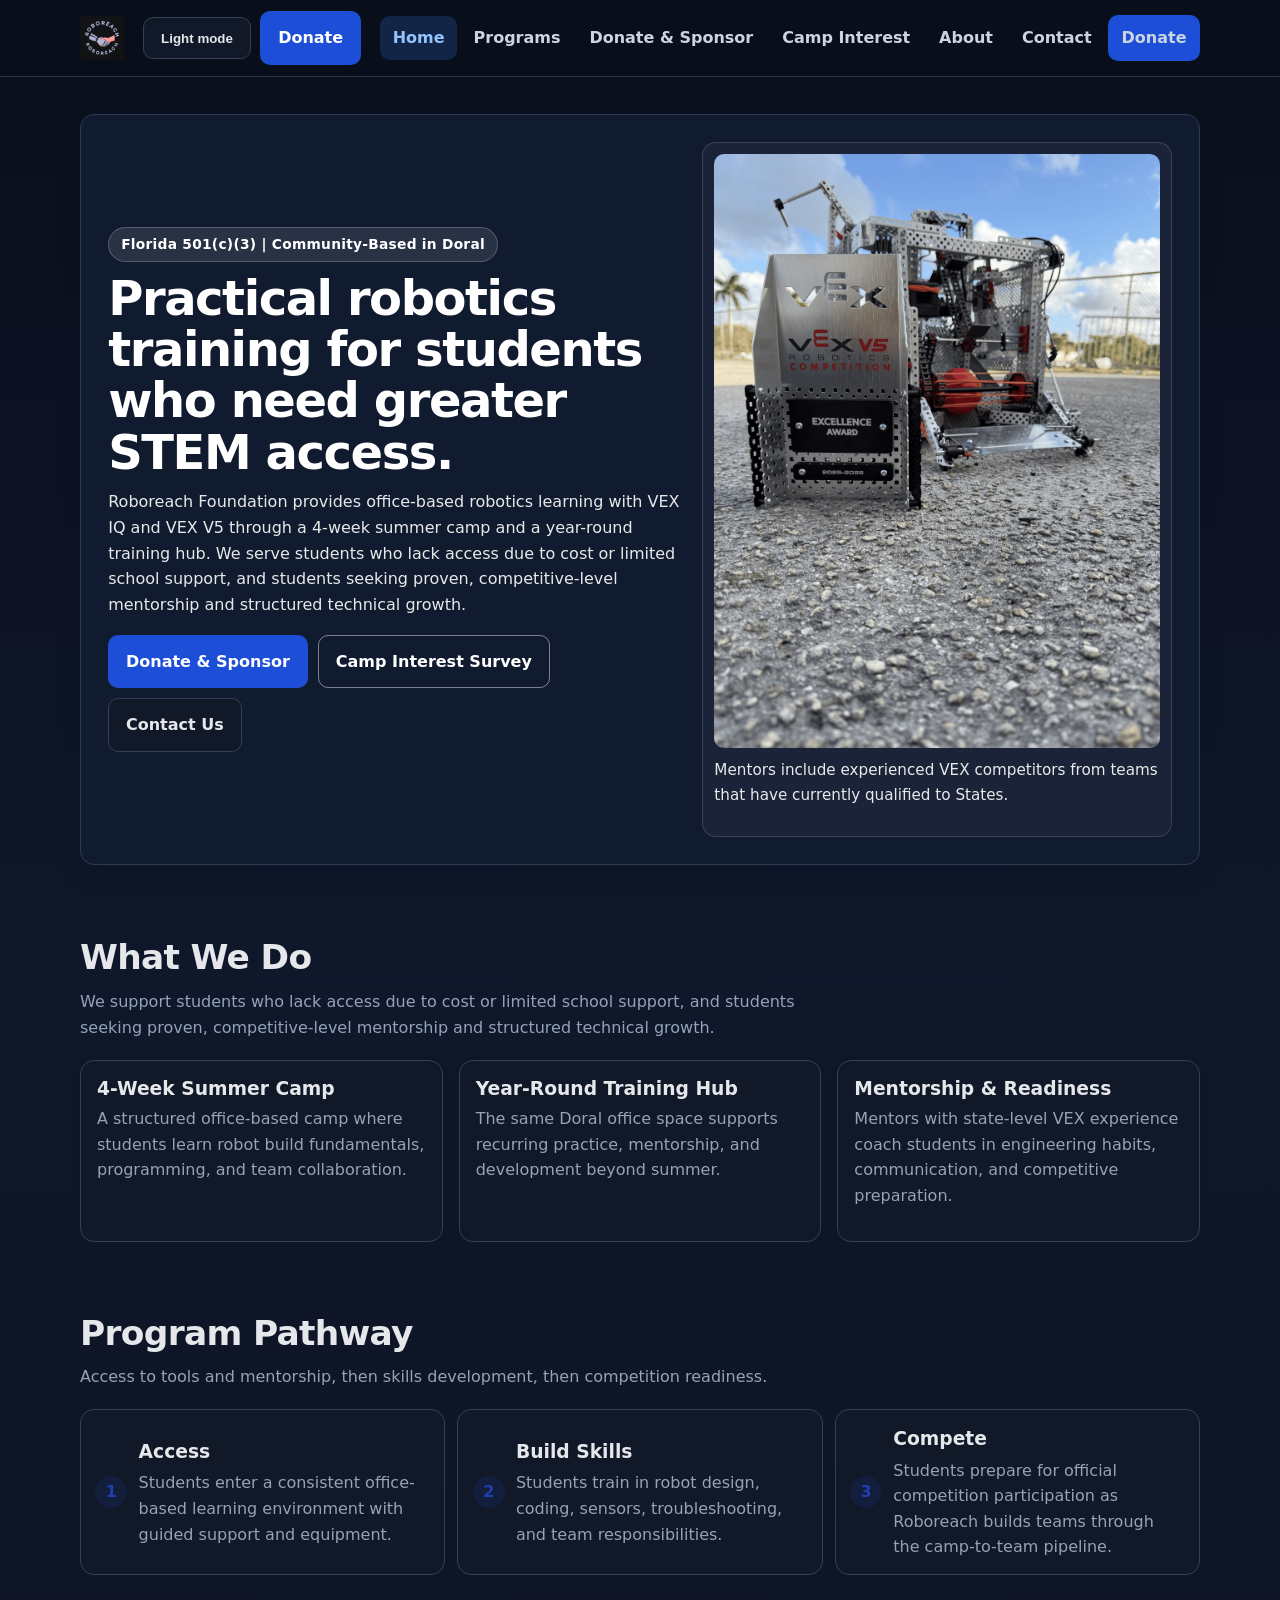
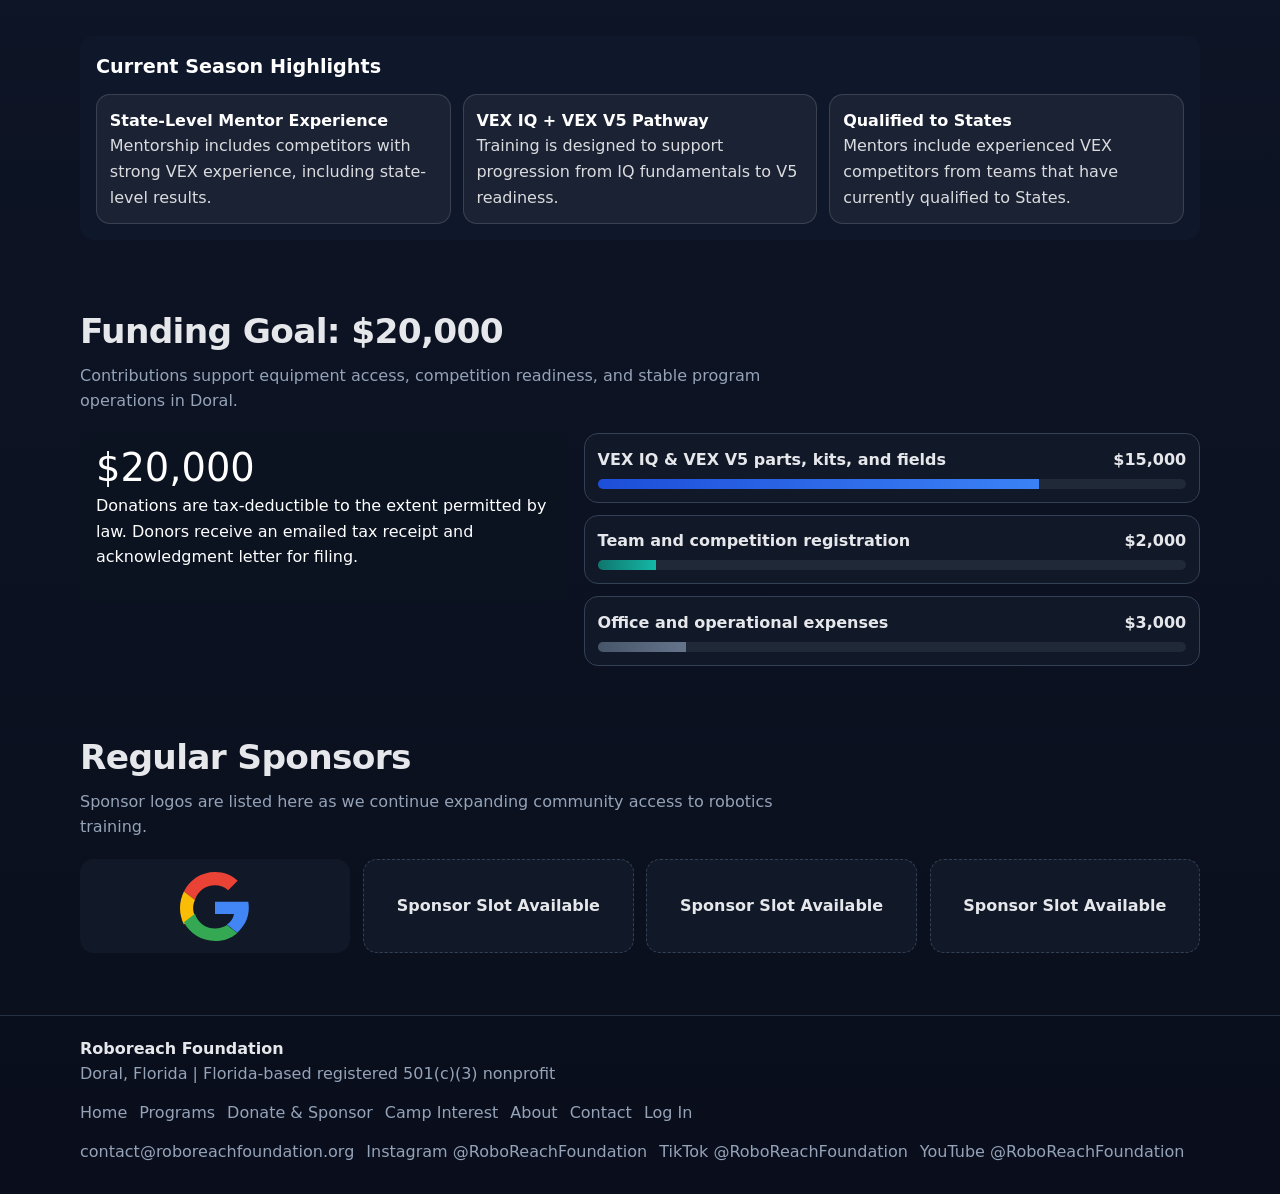
<file: public/index.html>
<!DOCTYPE html>
<html lang="en">
<head>
  <meta charset="UTF-8">
  <meta name="viewport" content="width=device-width, initial-scale=1">
  <title>Roboreach Foundation | STEM Access in Doral, Florida</title>
  <meta name="description" content="Roboreach Foundation is a Florida 501(c)(3) nonprofit in Doral expanding STEM access through VEX IQ and VEX V5 camp-based training and mentorship.">
  <meta property="og:title" content="Roboreach Foundation | STEM Access in Doral, Florida">
  <meta property="og:description" content="Support Roboreach Foundation's camp-to-team pipeline and robotics mentorship for students with limited STEM access.">
  <meta property="og:type" content="website">
  <meta property="og:url" content="https://www.roboreach.org/">
  <meta property="og:image" content="assets/hero-robotics.jpg">
  <link rel="icon" type="image/png" href="assets/logo.png">
  <link rel="apple-touch-icon" href="assets/logo.png">
  <link rel="stylesheet" href="styles.css">
  <script src="script.js" defer></script>
</head>
<body>
  <a class="skip-link" href="#main-content">Skip to content</a>

  <header class="site-header">
    <div class="container nav-wrap">
      <a class="brand" href="index.html" aria-label="Roboreach Foundation home">
        <img src="assets/logo.png" alt="Roboreach Foundation logo">
      </a>
      <div class="nav-right">
        <button class="nav-toggle" aria-expanded="false" aria-controls="site-nav" aria-label="Toggle navigation">
          <span aria-hidden="true"></span>
        </button>
        <a class="btn btn-primary nav-donate-btn" href="sponsors.html">Donate</a>
      </div>
      <nav id="site-nav" class="nav-links" aria-label="Primary navigation">
        <ul>
          <li><a class="active" href="index.html" aria-current="page">Home</a></li>
          <li><a href="programs.html">Programs</a></li>
          <li><a href="sponsors.html">Donate &amp; Sponsor</a></li>
          <li><a href="camp-interest.html">Camp Interest</a></li>
          <li><a href="about.html">About</a></li>
          <li><a href="contact.html">Contact</a></li>
          <li><a class="btn btn-primary" href="sponsors.html">Donate</a></li>
        </ul>
      </nav>
    </div>
  </header>

  <main id="main-content">
    <section class="hero">
      <div class="container">
        <div class="hero-card">
          <div class="hero-grid">
            <div>
              <div class="hero-kicker">Florida 501(c)(3) | Community-Based in Doral</div>
              <h1>Practical robotics training for students who need greater STEM access.</h1>
              <p>
                Roboreach Foundation provides office-based robotics learning with VEX IQ and VEX V5 through a 4-week summer camp and a year-round training hub.
                We serve students who lack access due to cost or limited school support, and students seeking proven, competitive-level mentorship and structured technical growth.
              </p>
              <div class="cta-row">
                <a class="btn btn-primary" href="sponsors.html">Donate &amp; Sponsor</a>
                <a class="btn btn-ghost" href="camp-interest.html">Camp Interest Survey</a>
                <a class="btn btn-secondary" href="contact.html">Contact Us</a>
              </div>
            </div>
            <aside class="hero-media" aria-label="Robotics program visual">
              <img src="assets/hero-robotics.jpg" alt="Illustration of robotics training and field setup">
              <p class="hero-caption">
                Mentors include experienced VEX competitors from teams that have currently qualified to States.
              </p>
            </aside>
          </div>
        </div>
      </div>
    </section>

    <section class="section">
      <div class="container">
        <h2 class="section-title">What We Do</h2>
        <p class="section-subtitle">
          We support students who lack access due to cost or limited school support, and students seeking proven, competitive-level mentorship and structured technical growth.
        </p>
        <div class="grid-3">
          <article class="card">
            <h3>4-Week Summer Camp</h3>
            <p class="muted">
              A structured office-based camp where students learn robot build fundamentals, programming, and team collaboration.
            </p>
          </article>
          <article class="card">
            <h3>Year-Round Training Hub</h3>
            <p class="muted">
              The same Doral office space supports recurring practice, mentorship, and development beyond summer.
            </p>
          </article>
          <article class="card">
            <h3>Mentorship &amp; Readiness</h3>
            <p class="muted">
              Mentors with state-level VEX experience coach students in engineering habits, communication, and competitive preparation.
            </p>
          </article>
        </div>
      </div>
    </section>

    <section class="section section-tight">
      <div class="container">
        <h2 class="section-title">Program Pathway</h2>
        <p class="section-subtitle">Access to tools and mentorship, then skills development, then competition readiness.</p>
        <div class="pathway">
          <article class="path-step">
            <div class="path-num" aria-hidden="true">1</div>
            <div>
              <h3>Access</h3>
              <p class="muted">Students enter a consistent office-based learning environment with guided support and equipment.</p>
            </div>
          </article>
          <article class="path-step">
            <div class="path-num" aria-hidden="true">2</div>
            <div>
              <h3>Build Skills</h3>
              <p class="muted">Students train in robot design, coding, sensors, troubleshooting, and team responsibilities.</p>
            </div>
          </article>
          <article class="path-step">
            <div class="path-num" aria-hidden="true">3</div>
            <div>
              <h3>Compete</h3>
              <p class="muted">Students prepare for official competition participation as Roboreach builds teams through the camp-to-team pipeline.</p>
            </div>
          </article>
        </div>
      </div>
    </section>

    <section class="section section-tight">
      <div class="container">
        <div class="strip">
          <h2>Current Season Highlights</h2>
          <div class="strip-grid">
            <article class="strip-item">
              <strong>State-Level Mentor Experience</strong>
              <span class="muted" style="color: rgba(255,255,255,0.84);">Mentorship includes competitors with strong VEX experience, including state-level results.</span>
            </article>
            <article class="strip-item">
              <strong>VEX IQ + VEX V5 Pathway</strong>
              <span class="muted" style="color: rgba(255,255,255,0.84);">Training is designed to support progression from IQ fundamentals to V5 readiness.</span>
            </article>
            <article class="strip-item">
              <strong>Qualified to States</strong>
              <span class="muted" style="color: rgba(255,255,255,0.84);">Mentors include experienced VEX competitors from teams that have currently qualified to States.</span>
            </article>
          </div>
        </div>
      </div>
    </section>

    <section class="section">
      <div class="container">
        <h2 class="section-title">Funding Goal: $20,000</h2>
        <p class="section-subtitle">
          Contributions support equipment access, competition readiness, and stable program operations in Doral.
        </p>
        <div class="funding-wrap">
          <article class="funding-summary">
            <p class="funding-total">$20,000</p>
            <p>Donations are tax-deductible to the extent permitted by law. Donors receive an emailed tax receipt and acknowledgment letter for filing.</p>
          </article>
          <div class="funding-bars" aria-label="Funding goal breakdown">
            <article class="funding-bar">
              <div class="bar-label"><span>VEX IQ &amp; VEX V5 parts, kits, and fields</span><span>$15,000</span></div>
              <div class="bar-track"><div class="bar-fill" style="width:75%;" aria-hidden="true"></div></div>
            </article>
            <article class="funding-bar">
              <div class="bar-label"><span>Team and competition registration</span><span>$2,000</span></div>
              <div class="bar-track"><div class="bar-fill bar-fill-secondary" style="width:10%;" aria-hidden="true"></div></div>
            </article>
            <article class="funding-bar">
              <div class="bar-label"><span>Office and operational expenses</span><span>$3,000</span></div>
              <div class="bar-track"><div class="bar-fill bar-fill-tertiary" style="width:15%;" aria-hidden="true"></div></div>
            </article>
          </div>
        </div>
      </div>
    </section>

    <section class="section section-tight">
      <div class="container">
        <h2 class="section-title">Regular Sponsors</h2>
        <p class="section-subtitle">Sponsor logos are listed here as we continue expanding community access to robotics training.</p>
        <div class="logos-grid">
          <div class="logo-slot real-logo">
            <img src="assets/google-logo.svg" alt="Google logo">
          </div>
          <div class="logo-slot">Sponsor Slot Available</div>
          <div class="logo-slot">Sponsor Slot Available</div>
          <div class="logo-slot">Sponsor Slot Available</div>
        </div>
      </div>
    </section>
  </main>

  <footer class="site-footer">
    <div class="container footer-grid">
      <div>
        <p><strong>Roboreach Foundation</strong></p>
        <p class="muted">Doral, Florida | Florida-based registered 501(c)(3) nonprofit</p>
      </div>
      <div class="footer-links" aria-label="Footer navigation">
        <a href="index.html">Home</a>
        <a href="programs.html">Programs</a>
        <a href="sponsors.html">Donate &amp; Sponsor</a>
        <a href="camp-interest.html">Camp Interest</a>
        <a href="about.html">About</a>
        <a href="contact.html">Contact</a>
        <a href="admin-login.html">Log In</a>
      </div>
      <div class="footer-socials" aria-label="Social links">
        <a href="mailto:contact@roboreachfoundation.org">contact@roboreachfoundation.org</a>
        <a href="https://instagram.com/RoboReachFoundation" target="_blank" rel="noopener noreferrer">Instagram @RoboReachFoundation</a>
        <a href="https://tiktok.com/@RoboReachFoundation" target="_blank" rel="noopener noreferrer">TikTok @RoboReachFoundation</a>
        <a href="https://youtube.com/@RoboReachFoundation" target="_blank" rel="noopener noreferrer">YouTube @RoboReachFoundation</a>
      </div>
    </div>
  </footer>
</body>
</html>
</file>
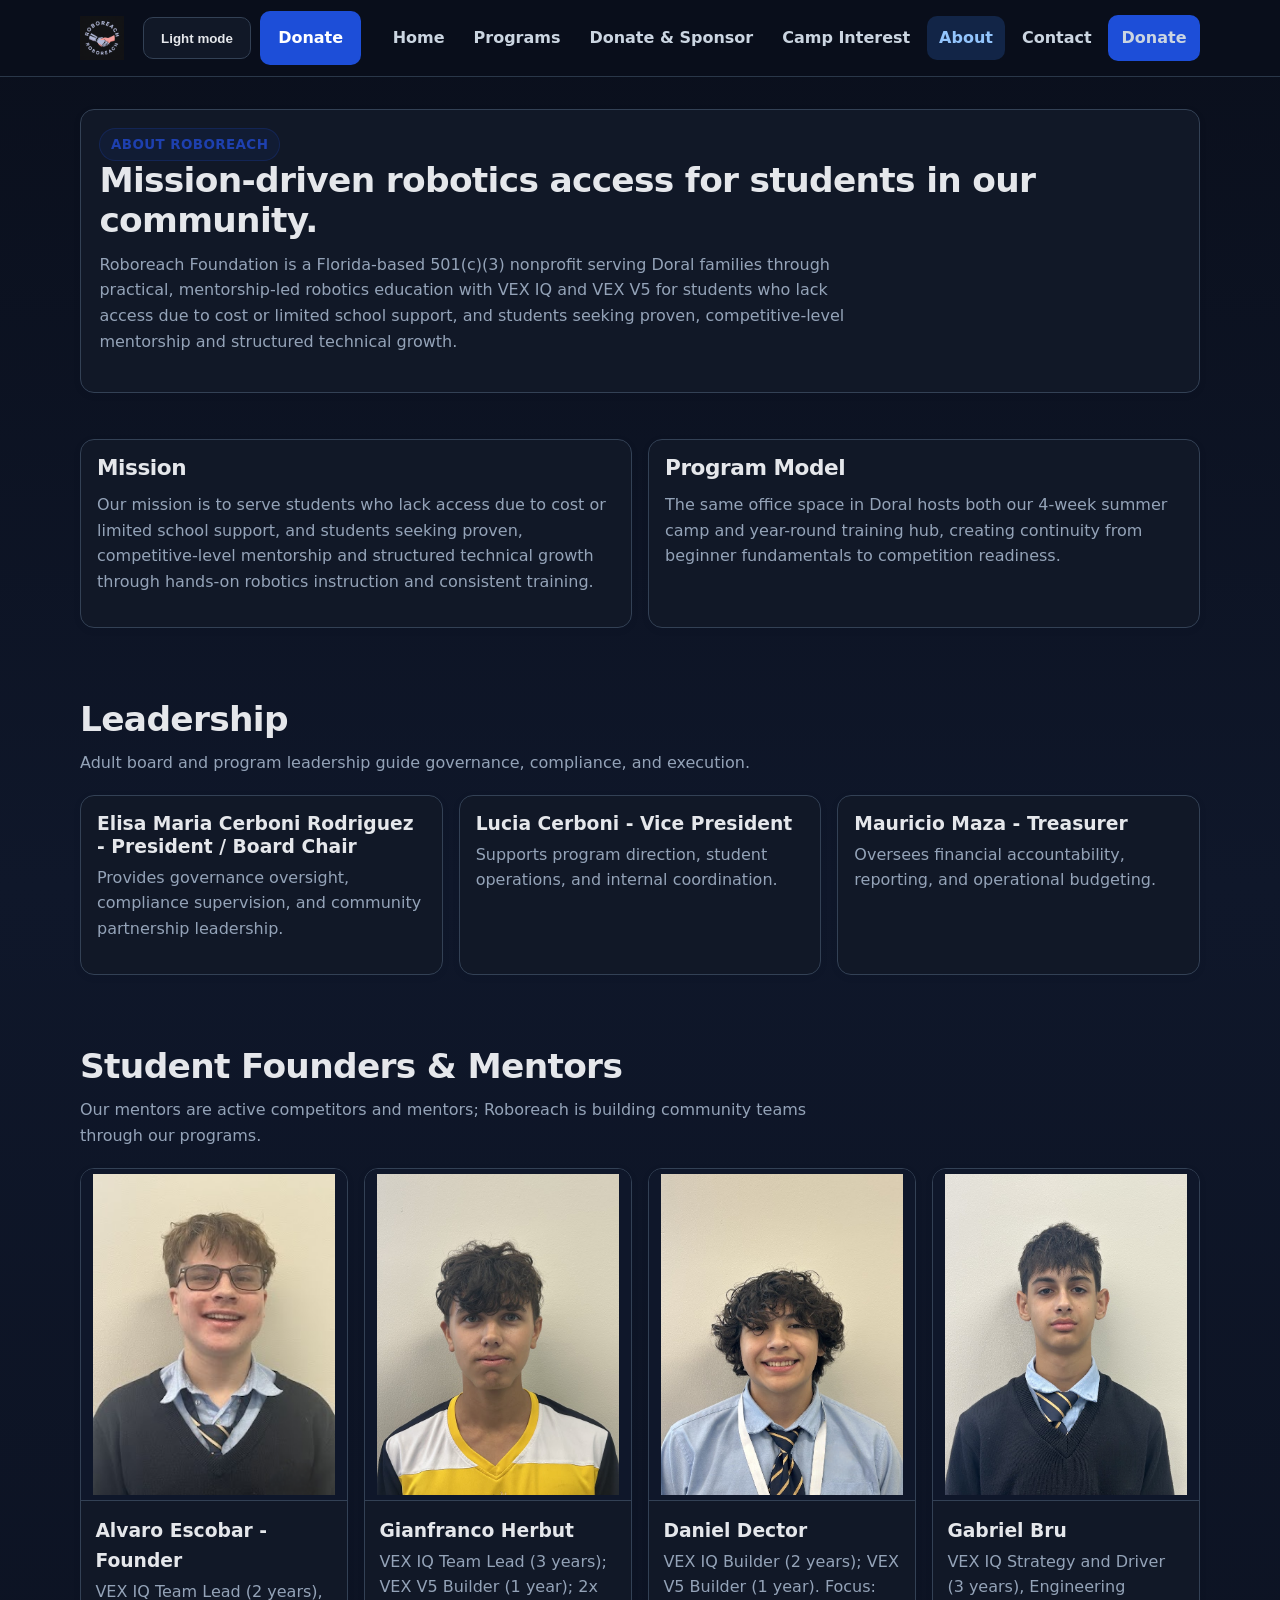
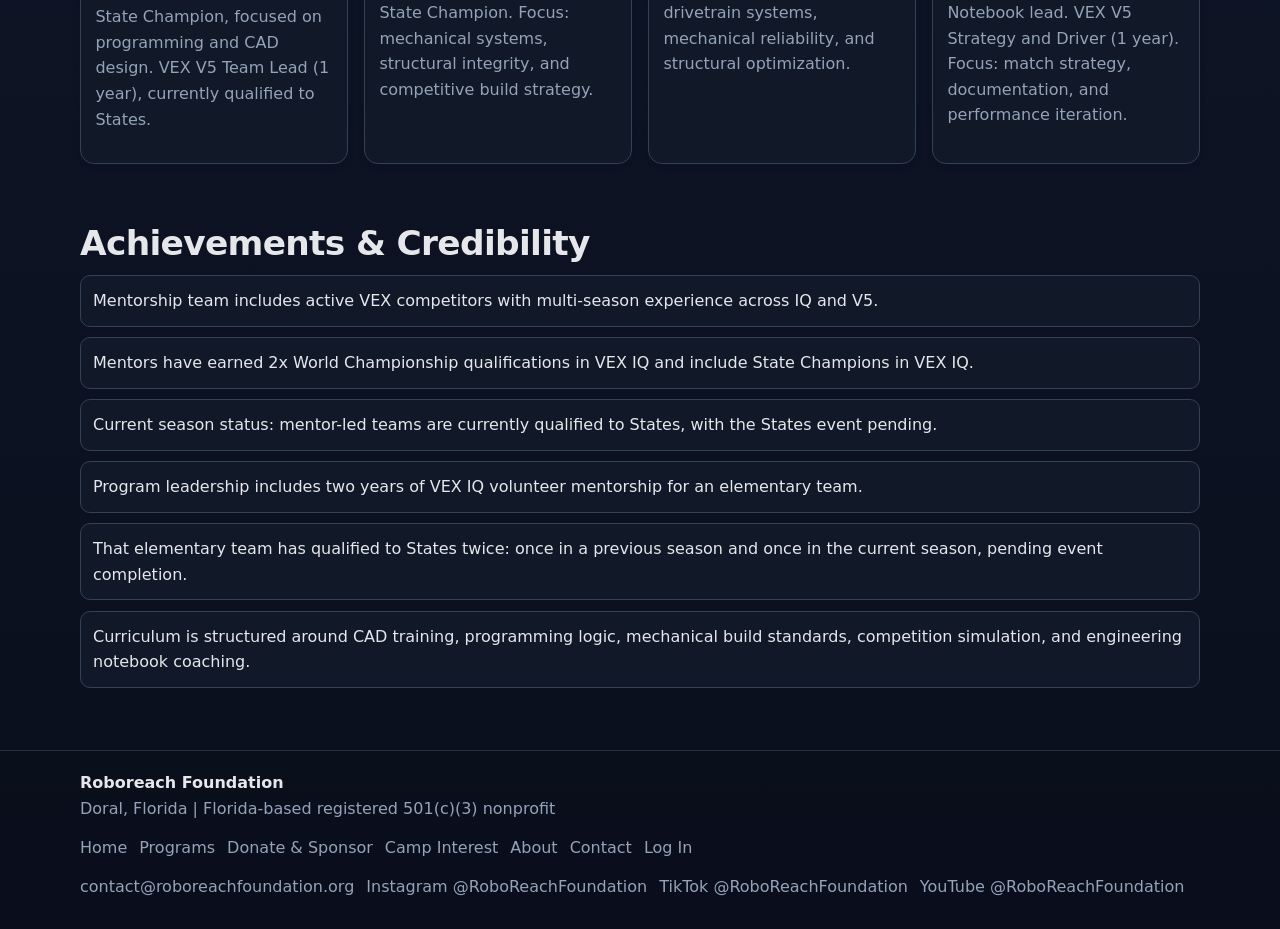
<file: public/about.html>
<!DOCTYPE html>
<html lang="en">
<head>
  <meta charset="UTF-8">
  <meta name="viewport" content="width=device-width, initial-scale=1">
  <title>About | Roboreach Foundation</title>
  <meta name="description" content="Learn about Roboreach Foundation's mission, leadership, student mentors, and robotics program credibility in Doral, Florida.">
  <meta property="og:title" content="About | Roboreach Foundation">
  <meta property="og:description" content="Meet the leadership and mentors behind Roboreach Foundation's STEM access programs.">
  <meta property="og:type" content="website">
  <meta property="og:url" content="https://www.roboreach.org/about.html">
  <meta property="og:image" content="assets/team/headshot-1.png">
  <link rel="icon" type="image/png" href="assets/logo.png">
  <link rel="apple-touch-icon" href="assets/logo.png">
  <link rel="stylesheet" href="styles.css">
  <script src="script.js" defer></script>
</head>
<body>
  <a class="skip-link" href="#main-content">Skip to content</a>

  <header class="site-header">
    <div class="container nav-wrap">
      <a class="brand" href="index.html" aria-label="Roboreach Foundation home">
        <img src="assets/logo.png" alt="Roboreach Foundation logo">
      </a>
      <div class="nav-right">
        <button class="nav-toggle" aria-expanded="false" aria-controls="site-nav" aria-label="Toggle navigation">
          <span aria-hidden="true"></span>
        </button>
        <a class="btn btn-primary nav-donate-btn" href="sponsors.html">Donate</a>
      </div>
      <nav id="site-nav" class="nav-links" aria-label="Primary navigation">
        <ul>
          <li><a href="index.html">Home</a></li>
          <li><a href="programs.html">Programs</a></li>
          <li><a href="sponsors.html">Donate &amp; Sponsor</a></li>
          <li><a href="camp-interest.html">Camp Interest</a></li>
          <li><a class="active" href="about.html" aria-current="page">About</a></li>
          <li><a href="contact.html">Contact</a></li>
          <li><a class="btn btn-primary" href="sponsors.html">Donate</a></li>
        </ul>
      </nav>
    </div>
  </header>

  <main id="main-content">
    <section class="page-hero">
      <div class="container">
        <div class="panel">
          <div class="eyebrow">About Roboreach</div>
          <h1 class="section-title">Mission-driven robotics access for students in our community.</h1>
          <p class="section-subtitle">
            Roboreach Foundation is a Florida-based 501(c)(3) nonprofit serving Doral families through practical, mentorship-led robotics education with VEX IQ and VEX V5 for students who lack access due to cost or limited school support, and students seeking proven, competitive-level mentorship and structured technical growth.
          </p>
        </div>
      </div>
    </section>

    <section class="section section-tight">
      <div class="container grid-2">
        <article class="card">
          <h2 class="section-title" style="font-size:1.35rem;">Mission</h2>
          <p class="muted">
            Our mission is to serve students who lack access due to cost or limited school support, and students seeking proven, competitive-level mentorship and structured technical growth through hands-on robotics instruction and consistent training.
          </p>
        </article>
        <article class="card">
          <h2 class="section-title" style="font-size:1.35rem;">Program Model</h2>
          <p class="muted">
            The same office space in Doral hosts both our 4-week summer camp and year-round training hub, creating continuity from beginner fundamentals to competition readiness.
          </p>
        </article>
      </div>
    </section>

    <section class="section">
      <div class="container">
        <h2 class="section-title">Leadership</h2>
        <p class="section-subtitle">Adult board and program leadership guide governance, compliance, and execution.</p>
        <div class="grid-3">
          <article class="card">
            <h3>Elisa Maria Cerboni Rodriguez - President / Board Chair</h3>
            <p class="muted">Provides governance oversight, compliance supervision, and community partnership leadership.</p>
          </article>
          <article class="card">
            <h3>Lucia Cerboni - Vice President</h3>
            <p class="muted">Supports program direction, student operations, and internal coordination.</p>
          </article>
          <article class="card">
            <h3>Mauricio Maza - Treasurer</h3>
            <p class="muted">Oversees financial accountability, reporting, and operational budgeting.</p>
          </article>
        </div>
      </div>
    </section>

    <section class="section section-tight">
      <div class="container">
        <h2 class="section-title">Student Founders &amp; Mentors</h2>
        <p class="section-subtitle">
          Our mentors are active competitors and mentors; Roboreach is building community teams through our programs.
        </p>
        <div class="headshot-grid">
          <article class="headshot-card">
            <img src="assets/team/headshot-1.png" alt="Headshot of Alvaro Escobar">
            <div class="copy">
              <h3>Alvaro Escobar - Founder</h3>
              <p class="muted">VEX IQ Team Lead (2 years), State Champion, focused on programming and CAD design. VEX V5 Team Lead (1 year), currently qualified to States.</p>
            </div>
          </article>
          <article class="headshot-card">
            <img src="assets/team/headshot-2.png" alt="Headshot of Gianfranco Herbut">
            <div class="copy">
              <h3>Gianfranco Herbut</h3>
              <p class="muted">VEX IQ Team Lead (3 years); VEX V5 Builder (1 year); 2x State Champion. Focus: mechanical systems, structural integrity, and competitive build strategy.</p>
            </div>
          </article>
          <article class="headshot-card">
            <img src="assets/team/headshot-3.png" alt="Headshot of Daniel Dector">
            <div class="copy">
              <h3>Daniel Dector</h3>
              <p class="muted">VEX IQ Builder (2 years); VEX V5 Builder (1 year). Focus: drivetrain systems, mechanical reliability, and structural optimization.</p>
            </div>
          </article>
          <article class="headshot-card">
            <img src="assets/team/headshot-4.png" alt="Headshot of Gabriel Bru">
            <div class="copy">
              <h3>Gabriel Bru</h3>
              <p class="muted">VEX IQ Strategy and Driver (3 years), Engineering Notebook lead. VEX V5 Strategy and Driver (1 year). Focus: match strategy, documentation, and performance iteration.</p>
            </div>
          </article>
        </div>
      </div>
    </section>

    <section class="section section-tight">
      <div class="container">
        <h2 class="section-title">Achievements &amp; Credibility</h2>
        <div class="achievement-list">
          <article class="achievement-item">Mentorship team includes active VEX competitors with multi-season experience across IQ and V5.</article>
          <article class="achievement-item">Mentors have earned 2x World Championship qualifications in VEX IQ and include State Champions in VEX IQ.</article>
          <article class="achievement-item">Current season status: mentor-led teams are currently qualified to States, with the States event pending.</article>
          <article class="achievement-item">Program leadership includes two years of VEX IQ volunteer mentorship for an elementary team.</article>
          <article class="achievement-item">That elementary team has qualified to States twice: once in a previous season and once in the current season, pending event completion.</article>
          <article class="achievement-item">Curriculum is structured around CAD training, programming logic, mechanical build standards, competition simulation, and engineering notebook coaching.</article>
        </div>
      </div>
    </section>
  </main>

  <footer class="site-footer">
    <div class="container footer-grid">
      <div>
        <p><strong>Roboreach Foundation</strong></p>
        <p class="muted">Doral, Florida | Florida-based registered 501(c)(3) nonprofit</p>
      </div>
      <div class="footer-links" aria-label="Footer navigation">
        <a href="index.html">Home</a>
        <a href="programs.html">Programs</a>
        <a href="sponsors.html">Donate &amp; Sponsor</a>
        <a href="camp-interest.html">Camp Interest</a>
        <a href="about.html">About</a>
        <a href="contact.html">Contact</a>
        <a href="admin-login.html">Log In</a>
      </div>
      <div class="footer-socials" aria-label="Social links">
        <a href="mailto:contact@roboreachfoundation.org">contact@roboreachfoundation.org</a>
        <a href="https://instagram.com/RoboReachFoundation" target="_blank" rel="noopener noreferrer">Instagram @RoboReachFoundation</a>
        <a href="https://tiktok.com/@RoboReachFoundation" target="_blank" rel="noopener noreferrer">TikTok @RoboReachFoundation</a>
        <a href="https://youtube.com/@RoboReachFoundation" target="_blank" rel="noopener noreferrer">YouTube @RoboReachFoundation</a>
      </div>
    </div>
  </footer>
</body>
</html>
</file>
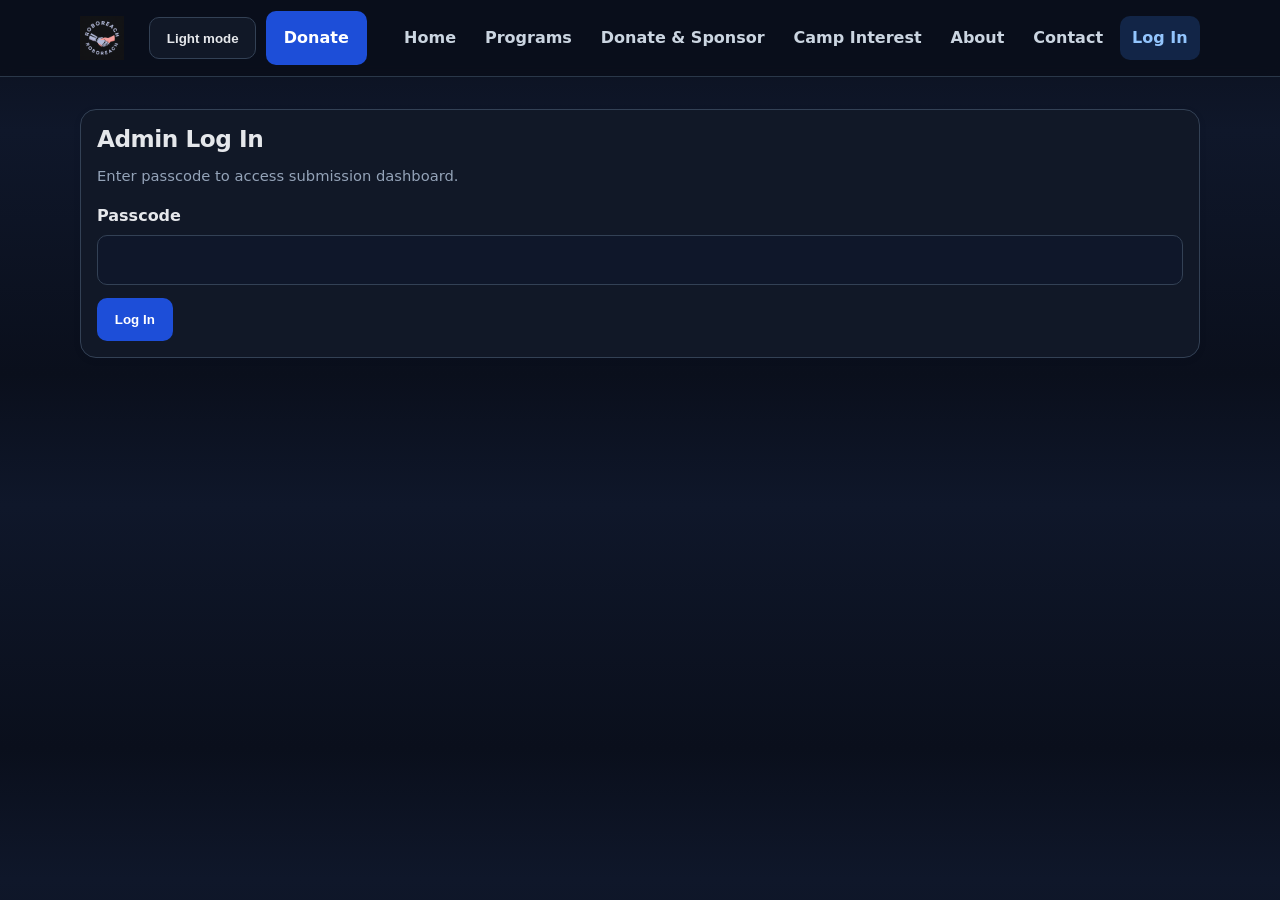
<file: public/admin-login.html>
<!DOCTYPE html>
<html lang="en">
<head>
  <meta charset="UTF-8">
  <meta name="viewport" content="width=device-width, initial-scale=1">
  <title>Admin Log In | Roboreach Foundation</title>
  <meta name="robots" content="noindex,nofollow">
  <link rel="icon" type="image/png" href="assets/logo.png">
  <link rel="apple-touch-icon" href="assets/logo.png">
  <link rel="stylesheet" href="styles.css">
  <script src="script.js" defer></script>
</head>
<body>
  <a class="skip-link" href="#main-content">Skip to content</a>

  <header class="site-header">
    <div class="container nav-wrap">
      <a class="brand" href="index.html" aria-label="Roboreach Foundation home">
        <img src="assets/logo.png" alt="Roboreach Foundation logo">
      </a>
      <div class="nav-right">
        <button class="nav-toggle" aria-expanded="false" aria-controls="site-nav" aria-label="Toggle navigation">
          <span aria-hidden="true"></span>
        </button>
        <a class="btn btn-primary nav-donate-btn" href="sponsors.html">Donate</a>
      </div>
      <nav id="site-nav" class="nav-links" aria-label="Primary navigation">
        <ul>
          <li><a href="index.html">Home</a></li>
          <li><a href="programs.html">Programs</a></li>
          <li><a href="sponsors.html">Donate &amp; Sponsor</a></li>
          <li><a href="camp-interest.html">Camp Interest</a></li>
          <li><a href="about.html">About</a></li>
          <li><a href="contact.html">Contact</a></li>
          <li><a class="active" href="admin-login.html" aria-current="page">Log In</a></li>
        </ul>
      </nav>
    </div>
  </header>

  <main id="main-content">
    <section class="page-hero">
      <div class="container">
        <form id="admin-login-form" class="contact-form" method="post">
          <h1 class="section-title" style="font-size:1.45rem;">Admin Log In</h1>
          <p class="helper">Enter passcode to access submission dashboard.</p>
          <div class="field">
            <label for="admin-passcode">Passcode</label>
            <input id="admin-passcode" type="password" autocomplete="current-password" required>
          </div>
          <button class="btn btn-primary" type="submit">Log In</button>
          <p id="admin-login-message" class="status-message" aria-live="polite"></p>
        </form>
      </div>
    </section>
  </main>
</body>
</html>
</file>
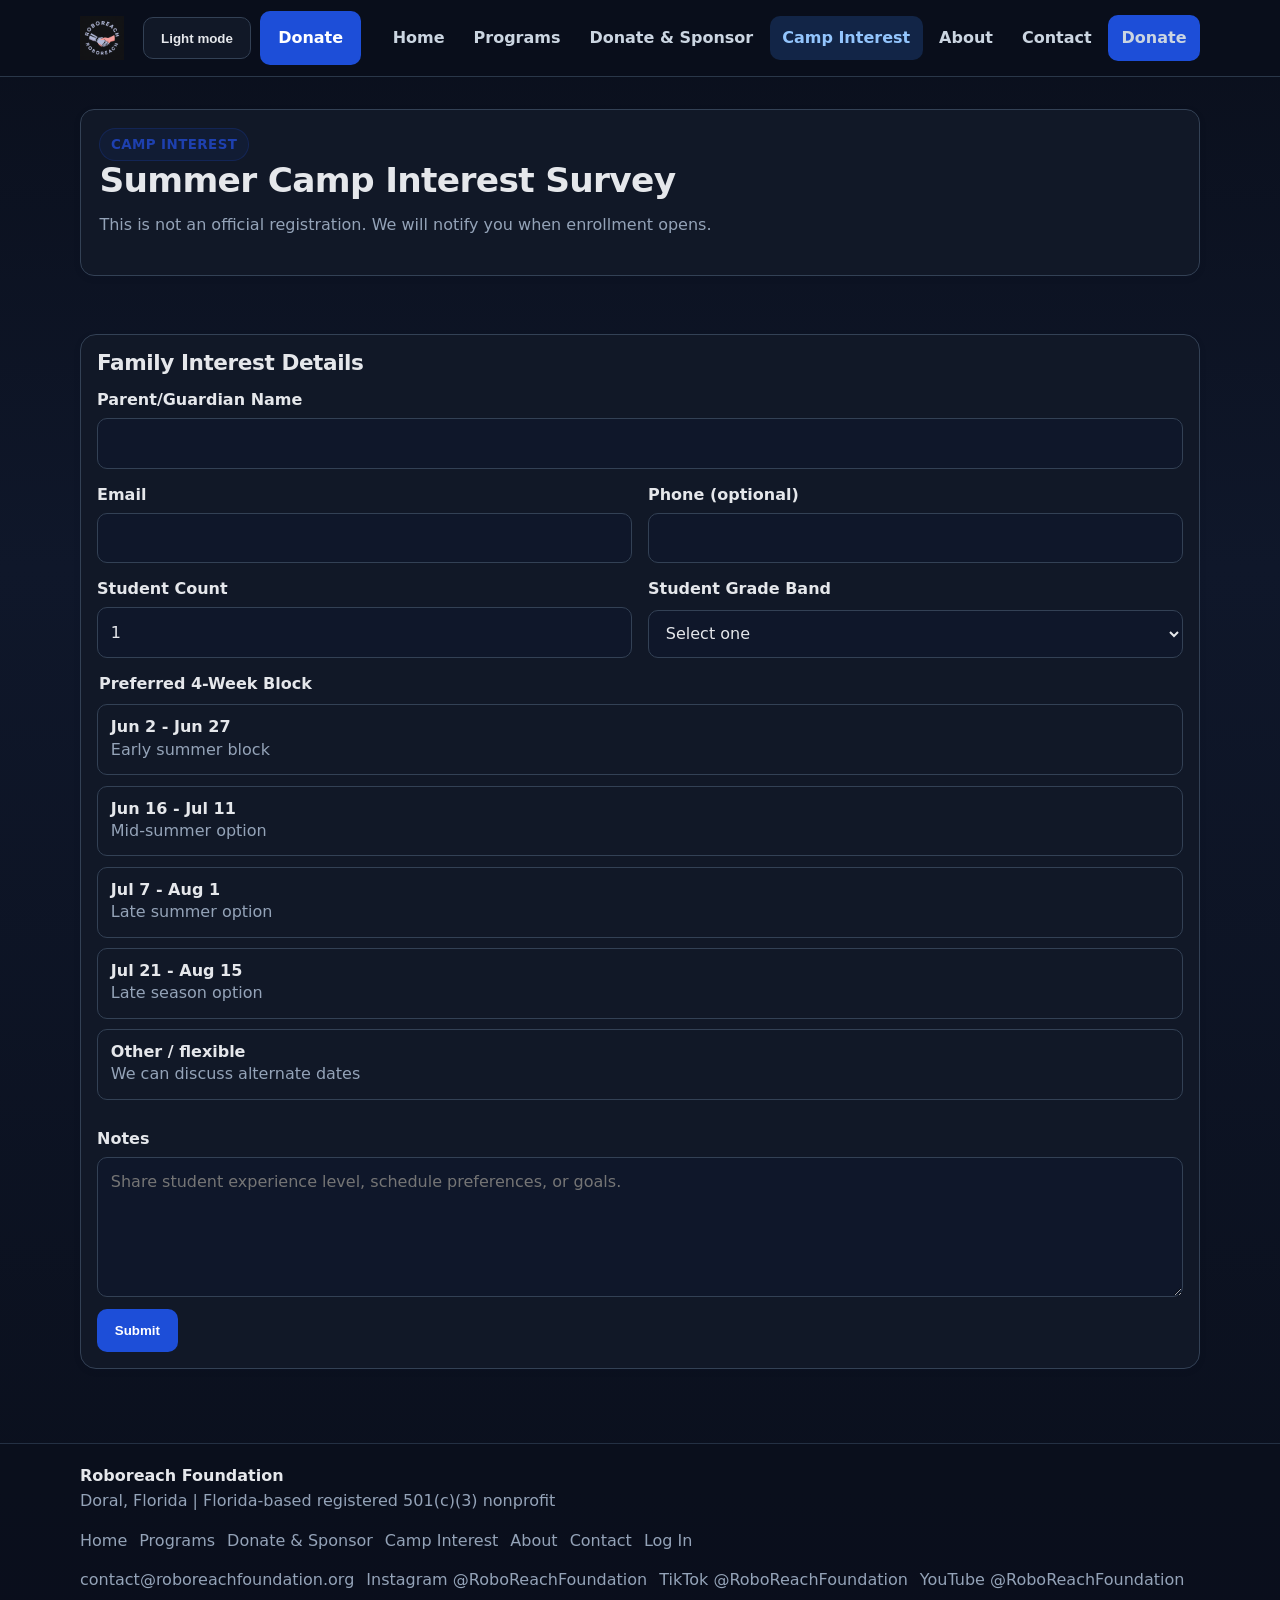
<file: public/camp-interest.html>
<!DOCTYPE html>
<html lang="en">
<head>
  <meta charset="UTF-8">
  <meta name="viewport" content="width=device-width, initial-scale=1">
  <title>Camp Interest | Roboreach Foundation</title>
  <meta name="description" content="Submit Roboreach Foundation's Summer Camp Interest Survey for the 4-week robotics camp in Doral, Florida.">
  <meta property="og:title" content="Camp Interest | Roboreach Foundation">
  <meta property="og:description" content="Share your preferred 4-week summer camp block and we will notify families when enrollment opens.">
  <meta property="og:type" content="website">
  <meta property="og:url" content="https://www.roboreach.org/camp-interest.html">
  <meta property="og:image" content="assets/program-build.png">
  <link rel="icon" type="image/png" href="assets/logo.png">
  <link rel="apple-touch-icon" href="assets/logo.png">
  <link rel="stylesheet" href="styles.css">
  <script src="script.js" defer></script>
</head>
<body>
  <a class="skip-link" href="#main-content">Skip to content</a>

  <header class="site-header">
    <div class="container nav-wrap">
      <a class="brand" href="index.html" aria-label="Roboreach Foundation home">
        <img src="assets/logo.png" alt="Roboreach Foundation logo">
      </a>
      <div class="nav-right">
        <button class="nav-toggle" aria-expanded="false" aria-controls="site-nav" aria-label="Toggle navigation">
          <span aria-hidden="true"></span>
        </button>
        <a class="btn btn-primary nav-donate-btn" href="sponsors.html">Donate</a>
      </div>
      <nav id="site-nav" class="nav-links" aria-label="Primary navigation">
        <ul>
          <li><a href="index.html">Home</a></li>
          <li><a href="programs.html">Programs</a></li>
          <li><a href="sponsors.html">Donate &amp; Sponsor</a></li>
          <li><a class="active" href="camp-interest.html" aria-current="page">Camp Interest</a></li>
          <li><a href="about.html">About</a></li>
          <li><a href="contact.html">Contact</a></li>
          <li><a class="btn btn-primary" href="sponsors.html">Donate</a></li>
        </ul>
      </nav>
    </div>
  </header>

  <main id="main-content">
    <section class="page-hero">
      <div class="container">
        <div class="panel">
          <div class="eyebrow">Camp Interest</div>
          <h1 class="section-title">Summer Camp Interest Survey</h1>
          <p class="section-subtitle">
            This is not an official registration. We will notify you when enrollment opens.
          </p>
        </div>
      </div>
    </section>

    <section class="section">
      <div class="container">
        <form id="camp-interest-form" class="contact-form" action="/api/camp-interest" method="POST">
          <!-- Endpoint handled by Cloudflare Pages Functions -->
          <h2 class="section-title" style="font-size:1.35rem;">Family Interest Details</h2>

          <div class="field">
            <label for="parent_name">Parent/Guardian Name</label>
            <input id="parent_name" name="parent_name" type="text" required autocomplete="name">
          </div>

          <div class="grid-2">
            <div class="field">
              <label for="parent_email">Email</label>
              <input id="parent_email" name="parent_email" type="email" required autocomplete="email">
            </div>
            <div class="field">
              <label for="parent_phone">Phone (optional)</label>
              <input id="parent_phone" name="parent_phone" type="tel" autocomplete="tel">
            </div>
          </div>

          <div class="grid-2">
            <div class="field">
              <label for="student_count">Student Count</label>
              <input id="student_count" name="student_count" type="number" min="1" max="6" value="1" required>
            </div>
            <div class="field">
              <label for="grade_band">Student Grade Band</label>
              <select id="grade_band" name="grade_band" required>
                <option value="" selected disabled>Select one</option>
                <option value="IQ middle">IQ middle</option>
                <option value="V5 high">V5 high</option>
                <option value="Mixed">Mixed</option>
              </select>
            </div>
          </div>

          <fieldset style="border:0; padding:0; margin:0 0 0.8rem;">
            <legend style="font-weight:700; margin-bottom:0.5rem;">Preferred 4-Week Block</legend>
            <div class="camp-options">
              <div class="camp-option">
                <input id="block-1" type="radio" name="camp_block" value="Jun 2 - Jun 27" required>
                <label for="block-1"><strong>Jun 2 - Jun 27</strong><span class="muted">Early summer block</span></label>
              </div>
              <div class="camp-option">
                <input id="block-2" type="radio" name="camp_block" value="Jun 16 - Jul 11">
                <label for="block-2"><strong>Jun 16 - Jul 11</strong><span class="muted">Mid-summer option</span></label>
              </div>
              <div class="camp-option">
                <input id="block-3" type="radio" name="camp_block" value="Jul 7 - Aug 1">
                <label for="block-3"><strong>Jul 7 - Aug 1</strong><span class="muted">Late summer option</span></label>
              </div>
              <div class="camp-option">
                <input id="block-4" type="radio" name="camp_block" value="Jul 21 - Aug 15">
                <label for="block-4"><strong>Jul 21 - Aug 15</strong><span class="muted">Late season option</span></label>
              </div>
              <div class="camp-option">
                <input id="block-5" type="radio" name="camp_block" value="Other / flexible">
                <label for="block-5"><strong>Other / flexible</strong><span class="muted">We can discuss alternate dates</span></label>
              </div>
            </div>
          </fieldset>

          <div class="field">
            <label for="camp_notes">Notes</label>
            <textarea id="camp_notes" name="camp_notes" placeholder="Share student experience level, schedule preferences, or goals."></textarea>
          </div>

          <div class="cta-row">
            <button class="btn btn-primary" type="submit">Submit</button>
          </div>
          <p id="camp-confirmation" class="status-message" aria-live="polite"></p>
        </form>
      </div>
    </section>
  </main>

  <footer class="site-footer">
    <div class="container footer-grid">
      <div>
        <p><strong>Roboreach Foundation</strong></p>
        <p class="muted">Doral, Florida | Florida-based registered 501(c)(3) nonprofit</p>
      </div>
      <div class="footer-links" aria-label="Footer navigation">
        <a href="index.html">Home</a>
        <a href="programs.html">Programs</a>
        <a href="sponsors.html">Donate &amp; Sponsor</a>
        <a href="camp-interest.html">Camp Interest</a>
        <a href="about.html">About</a>
        <a href="contact.html">Contact</a>
        <a href="admin-login.html">Log In</a>
      </div>
      <div class="footer-socials" aria-label="Social links">
        <a href="mailto:contact@roboreachfoundation.org">contact@roboreachfoundation.org</a>
        <a href="https://instagram.com/RoboReachFoundation" target="_blank" rel="noopener noreferrer">Instagram @RoboReachFoundation</a>
        <a href="https://tiktok.com/@RoboReachFoundation" target="_blank" rel="noopener noreferrer">TikTok @RoboReachFoundation</a>
        <a href="https://youtube.com/@RoboReachFoundation" target="_blank" rel="noopener noreferrer">YouTube @RoboReachFoundation</a>
      </div>
    </div>
  </footer>
</body>
</html>
</file>
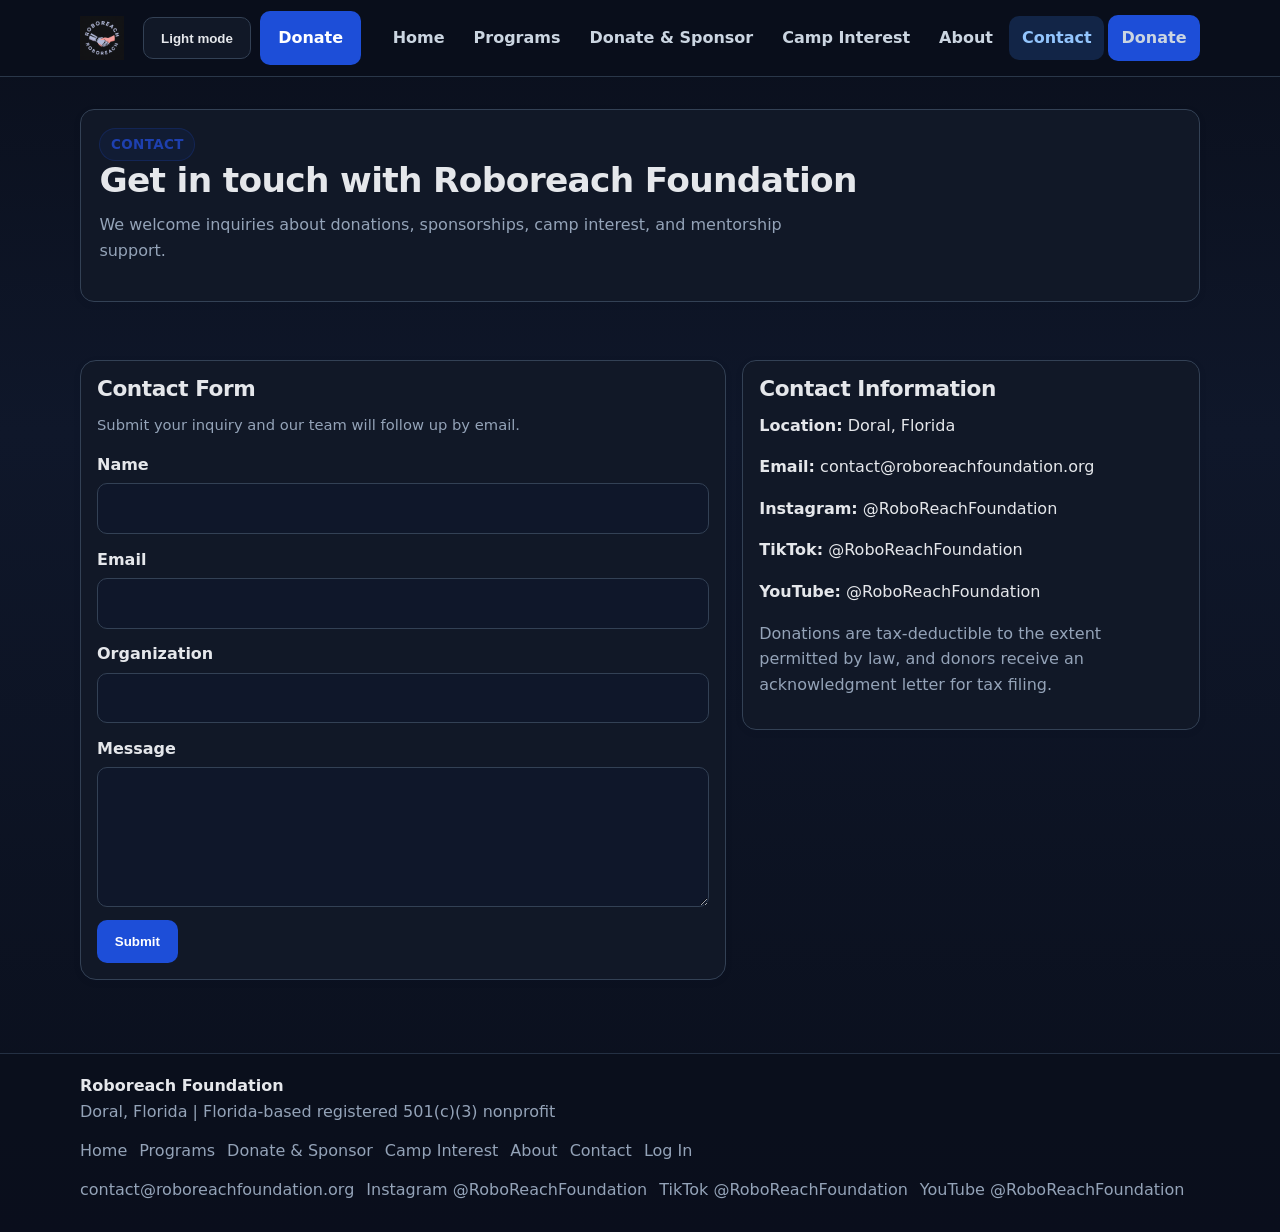
<file: public/contact.html>
<!DOCTYPE html>
<html lang="en">
<head>
  <meta charset="UTF-8">
  <meta name="viewport" content="width=device-width, initial-scale=1">
  <title>Contact | Roboreach Foundation</title>
  <meta name="description" content="Contact Roboreach Foundation in Doral, Florida for donations, sponsorships, mentorship opportunities, and program questions.">
  <meta property="og:title" content="Contact | Roboreach Foundation">
  <meta property="og:description" content="Reach out to Roboreach Foundation for sponsorship, giving, and program support.">
  <meta property="og:type" content="website">
  <meta property="og:url" content="https://www.roboreach.org/contact.html">
  <meta property="og:image" content="assets/hero-robotics.jpg">
  <link rel="icon" type="image/png" href="assets/logo.png">
  <link rel="apple-touch-icon" href="assets/logo.png">
  <link rel="stylesheet" href="styles.css">
  <script src="script.js" defer></script>
</head>
<body>
  <a class="skip-link" href="#main-content">Skip to content</a>

  <header class="site-header">
    <div class="container nav-wrap">
      <a class="brand" href="index.html" aria-label="Roboreach Foundation home">
        <img src="assets/logo.png" alt="Roboreach Foundation logo">
      </a>
      <div class="nav-right">
        <button class="nav-toggle" aria-expanded="false" aria-controls="site-nav" aria-label="Toggle navigation">
          <span aria-hidden="true"></span>
        </button>
        <a class="btn btn-primary nav-donate-btn" href="sponsors.html">Donate</a>
      </div>
      <nav id="site-nav" class="nav-links" aria-label="Primary navigation">
        <ul>
          <li><a href="index.html">Home</a></li>
          <li><a href="programs.html">Programs</a></li>
          <li><a href="sponsors.html">Donate &amp; Sponsor</a></li>
          <li><a href="camp-interest.html">Camp Interest</a></li>
          <li><a href="about.html">About</a></li>
          <li><a class="active" href="contact.html" aria-current="page">Contact</a></li>
          <li><a class="btn btn-primary" href="sponsors.html">Donate</a></li>
        </ul>
      </nav>
    </div>
  </header>

  <main id="main-content">
    <section class="page-hero">
      <div class="container">
        <div class="panel">
          <div class="eyebrow">Contact</div>
          <h1 class="section-title">Get in touch with Roboreach Foundation</h1>
          <p class="section-subtitle">
            We welcome inquiries about donations, sponsorships, camp interest, and mentorship support.
          </p>
        </div>
      </div>
    </section>

    <section class="section">
      <div class="container contact-grid">
        <form id="contact-form" class="contact-form" action="/api/contact" method="POST">
          <!-- Endpoint handled by Cloudflare Pages Functions -->
          <h2 class="section-title" style="font-size:1.35rem;">Contact Form</h2>
          <p class="helper">Submit your inquiry and our team will follow up by email.</p>
          <input type="hidden" id="subject" name="subject" value="Roboreach Foundation Inquiry">

          <div class="field">
            <label for="name">Name</label>
            <input id="name" name="name" type="text" required autocomplete="name">
          </div>
          <div class="field">
            <label for="email">Email</label>
            <input id="email" name="email" type="email" required autocomplete="email">
          </div>
          <div class="field">
            <label for="organization">Organization</label>
            <input id="organization" name="organization" type="text" autocomplete="organization">
          </div>
          <div class="field">
            <label for="message">Message</label>
            <textarea id="message" name="message" required></textarea>
          </div>

          <div class="cta-row">
            <button class="btn btn-primary" type="submit">Submit</button>
          </div>
          <p id="contact-confirmation" class="status-message" aria-live="polite"></p>
        </form>

        <aside class="card" aria-label="Contact information">
          <h2 class="section-title" style="font-size:1.35rem;">Contact Information</h2>
          <p><strong>Location:</strong> Doral, Florida</p>
          <p><strong>Email:</strong> <a href="mailto:contact@roboreachfoundation.org">contact@roboreachfoundation.org</a></p>
          <p><strong>Instagram:</strong> <a href="https://instagram.com/RoboReachFoundation" target="_blank" rel="noopener noreferrer">@RoboReachFoundation</a></p>
          <p><strong>TikTok:</strong> <a href="https://tiktok.com/@RoboReachFoundation" target="_blank" rel="noopener noreferrer">@RoboReachFoundation</a></p>
          <p><strong>YouTube:</strong> <a href="https://youtube.com/@RoboReachFoundation" target="_blank" rel="noopener noreferrer">@RoboReachFoundation</a></p>
          <p class="muted">
            Donations are tax-deductible to the extent permitted by law, and donors receive an acknowledgment letter for tax filing.
          </p>
        </aside>
      </div>
    </section>
  </main>

  <footer class="site-footer">
    <div class="container footer-grid">
      <div>
        <p><strong>Roboreach Foundation</strong></p>
        <p class="muted">Doral, Florida | Florida-based registered 501(c)(3) nonprofit</p>
      </div>
      <div class="footer-links" aria-label="Footer navigation">
        <a href="index.html">Home</a>
        <a href="programs.html">Programs</a>
        <a href="sponsors.html">Donate &amp; Sponsor</a>
        <a href="camp-interest.html">Camp Interest</a>
        <a href="about.html">About</a>
        <a href="contact.html">Contact</a>
        <a href="admin-login.html">Log In</a>
      </div>
      <div class="footer-socials" aria-label="Social links">
        <a href="mailto:contact@roboreachfoundation.org">contact@roboreachfoundation.org</a>
        <a href="https://instagram.com/RoboReachFoundation" target="_blank" rel="noopener noreferrer">Instagram @RoboReachFoundation</a>
        <a href="https://tiktok.com/@RoboReachFoundation" target="_blank" rel="noopener noreferrer">TikTok @RoboReachFoundation</a>
        <a href="https://youtube.com/@RoboReachFoundation" target="_blank" rel="noopener noreferrer">YouTube @RoboReachFoundation</a>
      </div>
    </div>
  </footer>
</body>
</html>
</file>
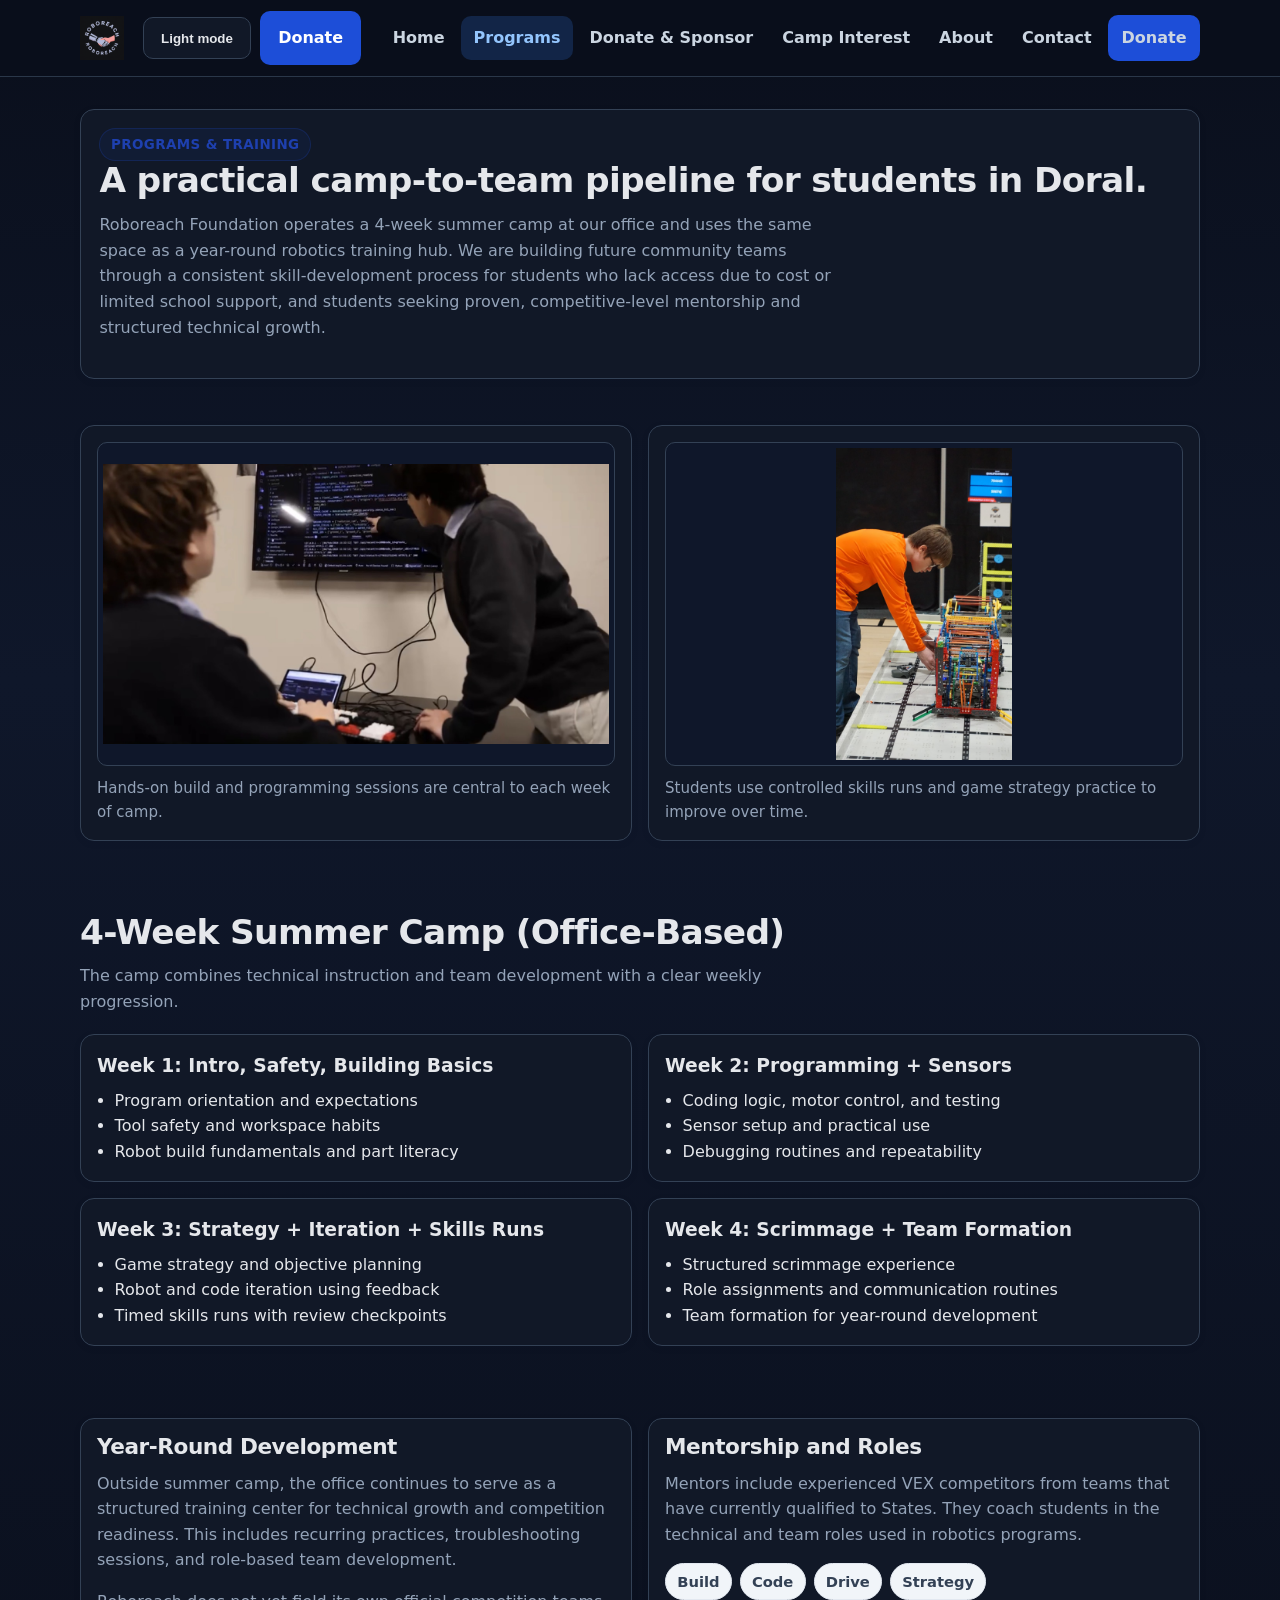
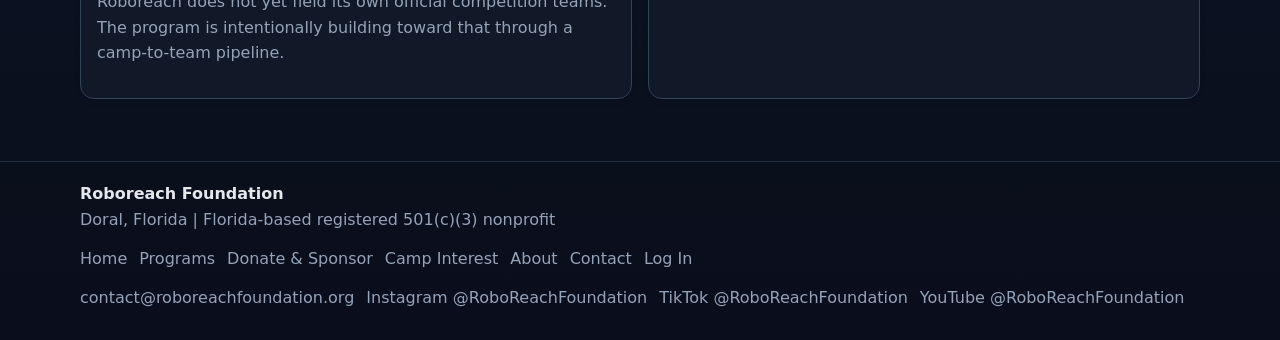
<file: public/programs.html>
<!DOCTYPE html>
<html lang="en">
<head>
  <meta charset="UTF-8">
  <meta name="viewport" content="width=device-width, initial-scale=1">
  <title>Programs | Roboreach Foundation</title>
  <meta name="description" content="Explore Roboreach Foundation's 4-week summer camp and year-round robotics training hub in Doral, Florida using VEX IQ and VEX V5.">
  <meta property="og:title" content="Programs | Roboreach Foundation">
  <meta property="og:description" content="Camp and year-round robotics training designed to build future community teams through mentorship and technical practice.">
  <meta property="og:type" content="website">
  <meta property="og:url" content="https://www.roboreach.org/programs.html">
  <meta property="og:image" content="assets/program-build.png">
  <link rel="icon" type="image/png" href="assets/logo.png">
  <link rel="apple-touch-icon" href="assets/logo.png">
  <link rel="stylesheet" href="styles.css">
  <script src="script.js" defer></script>
</head>
<body>
  <a class="skip-link" href="#main-content">Skip to content</a>

  <header class="site-header">
    <div class="container nav-wrap">
      <a class="brand" href="index.html" aria-label="Roboreach Foundation home">
        <img src="assets/logo.png" alt="Roboreach Foundation logo">
      </a>
      <div class="nav-right">
        <button class="nav-toggle" aria-expanded="false" aria-controls="site-nav" aria-label="Toggle navigation">
          <span aria-hidden="true"></span>
        </button>
        <a class="btn btn-primary nav-donate-btn" href="sponsors.html">Donate</a>
      </div>
      <nav id="site-nav" class="nav-links" aria-label="Primary navigation">
        <ul>
          <li><a href="index.html">Home</a></li>
          <li><a class="active" href="programs.html" aria-current="page">Programs</a></li>
          <li><a href="sponsors.html">Donate &amp; Sponsor</a></li>
          <li><a href="camp-interest.html">Camp Interest</a></li>
          <li><a href="about.html">About</a></li>
          <li><a href="contact.html">Contact</a></li>
          <li><a class="btn btn-primary" href="sponsors.html">Donate</a></li>
        </ul>
      </nav>
    </div>
  </header>

  <main id="main-content">
    <section class="page-hero">
      <div class="container">
        <div class="panel">
          <div class="eyebrow">Programs &amp; Training</div>
          <h1 class="section-title">A practical camp-to-team pipeline for students in Doral.</h1>
          <p class="section-subtitle">
            Roboreach Foundation operates a 4-week summer camp at our office and uses the same space as a year-round robotics training hub.
            We are building future community teams through a consistent skill-development process for students who lack access due to cost or limited school support, and students seeking proven, competitive-level mentorship and structured technical growth.
          </p>
        </div>
      </div>
    </section>

    <section class="section section-tight">
      <div class="container grid-2">
        <article class="photo-card card">
          <img src="assets/program-build.png" alt="Students building and programming robotics systems">
          <p>Hands-on build and programming sessions are central to each week of camp.</p>
        </article>
        <article class="photo-card card">
          <img src="assets/program-field.jpg" alt="Robotics field setup and strategy practice">
          <p>Students use controlled skills runs and game strategy practice to improve over time.</p>
        </article>
      </div>
    </section>

    <section class="section">
      <div class="container">
        <h2 class="section-title">4-Week Summer Camp (Office-Based)</h2>
        <p class="section-subtitle">
          The camp combines technical instruction and team development with a clear weekly progression.
        </p>
        <div class="timeline">
          <article class="timeline-item">
            <h3>Week 1: Intro, Safety, Building Basics</h3>
            <ul>
              <li>Program orientation and expectations</li>
              <li>Tool safety and workspace habits</li>
              <li>Robot build fundamentals and part literacy</li>
            </ul>
          </article>
          <article class="timeline-item">
            <h3>Week 2: Programming + Sensors</h3>
            <ul>
              <li>Coding logic, motor control, and testing</li>
              <li>Sensor setup and practical use</li>
              <li>Debugging routines and repeatability</li>
            </ul>
          </article>
          <article class="timeline-item">
            <h3>Week 3: Strategy + Iteration + Skills Runs</h3>
            <ul>
              <li>Game strategy and objective planning</li>
              <li>Robot and code iteration using feedback</li>
              <li>Timed skills runs with review checkpoints</li>
            </ul>
          </article>
          <article class="timeline-item">
            <h3>Week 4: Scrimmage + Team Formation</h3>
            <ul>
              <li>Structured scrimmage experience</li>
              <li>Role assignments and communication routines</li>
              <li>Team formation for year-round development</li>
            </ul>
          </article>
        </div>
      </div>
    </section>

    <section class="section section-tight">
      <div class="container grid-2">
        <article class="card">
          <h2 class="section-title" style="font-size:1.35rem;">Year-Round Development</h2>
          <p class="muted">
            Outside summer camp, the office continues to serve as a structured training center for technical growth and competition readiness.
            This includes recurring practices, troubleshooting sessions, and role-based team development.
          </p>
          <p class="muted">
            Roboreach does not yet field its own official competition teams. The program is intentionally building toward that through a camp-to-team pipeline.
          </p>
        </article>
        <article class="card">
          <h2 class="section-title" style="font-size:1.35rem;">Mentorship and Roles</h2>
          <p class="muted">
            Mentors include experienced VEX competitors from teams that have currently qualified to States. They coach students in the technical and team roles used in robotics programs.
          </p>
          <div class="role-tags" aria-label="Student role examples">
            <span class="role-tag">Build</span>
            <span class="role-tag">Code</span>
            <span class="role-tag">Drive</span>
            <span class="role-tag">Strategy</span>
          </div>
        </article>
      </div>
    </section>
  </main>

  <footer class="site-footer">
    <div class="container footer-grid">
      <div>
        <p><strong>Roboreach Foundation</strong></p>
        <p class="muted">Doral, Florida | Florida-based registered 501(c)(3) nonprofit</p>
      </div>
      <div class="footer-links" aria-label="Footer navigation">
        <a href="index.html">Home</a>
        <a href="programs.html">Programs</a>
        <a href="sponsors.html">Donate &amp; Sponsor</a>
        <a href="camp-interest.html">Camp Interest</a>
        <a href="about.html">About</a>
        <a href="contact.html">Contact</a>
        <a href="admin-login.html">Log In</a>
      </div>
      <div class="footer-socials" aria-label="Social links">
        <a href="mailto:contact@roboreachfoundation.org">contact@roboreachfoundation.org</a>
        <a href="https://instagram.com/RoboReachFoundation" target="_blank" rel="noopener noreferrer">Instagram @RoboReachFoundation</a>
        <a href="https://tiktok.com/@RoboReachFoundation" target="_blank" rel="noopener noreferrer">TikTok @RoboReachFoundation</a>
        <a href="https://youtube.com/@RoboReachFoundation" target="_blank" rel="noopener noreferrer">YouTube @RoboReachFoundation</a>
      </div>
    </div>
  </footer>
</body>
</html>
</file>
<file: public/styles.css>
:root {
  --navy-950: #0b1220;
  --navy-900: #0f172a;
  --navy-800: #1e293b;
  --slate-700: #334155;
  --slate-600: #475569;
  --slate-500: #64748b;
  --slate-300: #cbd5e1;
  --slate-200: #e2e8f0;
  --slate-100: #f1f5f9;
  --white: #ffffff;
  --accent: #1d4ed8;
  --accent-700: #1e40af;
  --teal: #0f766e;
  --success-bg: #ecfeff;
  --danger: #b91c1c;
  --radius-sm: 10px;
  --radius: 14px;
  --radius-lg: 14px;
  --shadow-sm: 0 2px 8px rgba(15, 23, 42, 0.05);
  --shadow-md: 0 10px 28px rgba(15, 23, 42, 0.08);
  --max-width: 1120px;
  --header-h: 76px;
}

html[data-theme="dark"] {
  color-scheme: dark;
}

html[data-theme="dark"] body {
  color: #e5e7eb;
  background: linear-gradient(180deg, #0a0f1c, #0f172a 35%, #0a0f1c);
}

html[data-theme="dark"] .site-header {
  background: rgba(10, 15, 28, 0.92);
  border-bottom-color: rgba(51, 65, 85, 0.8);
}

html[data-theme="dark"] .nav-links {
  background: rgba(10, 15, 28, 0.98);
  border-bottom-color: #243043;
}

html[data-theme="dark"] .nav-links a {
  color: #cbd5e1;
}

html[data-theme="dark"] .nav-links a:hover {
  background: #1a2436;
  color: #f8fafc;
}

html[data-theme="dark"] .nav-links a.active {
  background: rgba(59, 130, 246, 0.2);
  color: #93c5fd;
}

html[data-theme="dark"] .btn-secondary {
  background: #111827;
  border-color: #334155;
  color: #e5e7eb;
}

html[data-theme="dark"] .panel,
html[data-theme="dark"] .card,
html[data-theme="dark"] .timeline-item,
html[data-theme="dark"] .tier-card,
html[data-theme="dark"] .contact-form,
html[data-theme="dark"] .donate-embed-wrap,
html[data-theme="dark"] .headshot-card,
html[data-theme="dark"] .admin-table-wrap,
html[data-theme="dark"] .funding-bar,
html[data-theme="dark"] .path-step,
html[data-theme="dark"] .logo-slot,
html[data-theme="dark"] .sponsor-carousel,
html[data-theme="dark"] .achievement-item,
html[data-theme="dark"] .gift-row {
  background: #111827;
  border-color: #334155;
  color: #e5e7eb;
}

html[data-theme="dark"] .section-subtitle,
html[data-theme="dark"] .muted,
html[data-theme="dark"] .helper,
html[data-theme="dark"] .photo-card p,
html[data-theme="dark"] .admin-note,
html[data-theme="dark"] .footer-links a,
html[data-theme="dark"] .footer-socials a {
  color: #94a3b8;
}

html[data-theme="dark"] .site-footer {
  background: rgba(10, 15, 28, 0.9);
  border-top-color: #243043;
}

html[data-theme="dark"] .field input,
html[data-theme="dark"] .field select,
html[data-theme="dark"] .field textarea {
  background: #0f172a;
  border-color: #334155;
  color: #e5e7eb;
}

html[data-theme="dark"] .camp-option label {
  background: #111827;
  border-color: #334155;
}

html[data-theme="dark"] .camp-option input:checked + label {
  background: rgba(59, 130, 246, 0.2);
}

html[data-theme="dark"] .notice {
  background: rgba(15, 118, 110, 0.22);
  border-left-color: #2dd4bf;
  color: #d1fae5;
}

html[data-theme="dark"] .notice strong {
  color: #ecfeff;
}

html[data-theme="dark"] .hero-card {
  background: #111b2f;
  border-color: #2a3b56;
}

html[data-theme="dark"] .hero-media {
  background: rgba(255, 255, 255, 0.04);
  border-color: rgba(255, 255, 255, 0.14);
}

html[data-theme="dark"] .photo-card img,
html[data-theme="dark"] .headshot-card img {
  background: #0f172a;
  border-color: #334155;
}

html[data-theme="dark"] .bar-track {
  background: #1f2937;
}

html[data-theme="dark"] .admin-table th,
html[data-theme="dark"] .admin-table td {
  border-bottom-color: #334155;
}

html[data-theme="dark"] .admin-table th {
  background: #0f172a;
  color: #94a3b8;
}

*,
*::before,
*::after {
  box-sizing: border-box;
}

html {
  scroll-behavior: smooth;
}

body {
  margin: 0;
  font-family: Inter, ui-sans-serif, system-ui, -apple-system, BlinkMacSystemFont, "Segoe UI", sans-serif;
  color: var(--navy-900);
  background: linear-gradient(180deg, #f8fafc, #ffffff 28%, #f8fafc);
  line-height: 1.6;
}

img,
svg {
  display: block;
  max-width: 100%;
}

a {
  color: inherit;
  text-decoration: none;
}

ul {
  margin: 0;
  padding-left: 1.1rem;
}

p {
  margin: 0 0 1rem;
}

.container {
  width: min(100% - 2rem, var(--max-width));
  margin: 0 auto;
}

.section {
  padding: 2.6rem 0;
}

.section-tight {
  padding: 1.9rem 0;
}

.section-title {
  margin: 0 0 0.7rem;
  line-height: 1.15;
  font-size: clamp(1.45rem, 2vw + 0.9rem, 2.15rem);
  letter-spacing: -0.02em;
}

.section-subtitle {
  color: var(--slate-600);
  max-width: 74ch;
  margin-bottom: 1.2rem;
}

.muted {
  color: var(--slate-600);
}

.skip-link {
  position: absolute;
  left: -9999px;
  top: auto;
}

.skip-link:focus {
  left: 1rem;
  top: 1rem;
  z-index: 1000;
  background: var(--white);
  border: 2px solid var(--accent);
  border-radius: 8px;
  padding: 0.45rem 0.75rem;
}

.site-header {
  position: sticky;
  top: 0;
  z-index: 200;
  background: rgba(255, 255, 255, 0.95);
  backdrop-filter: blur(8px);
  border-bottom: 1px solid rgba(203, 213, 225, 0.85);
}

.nav-wrap {
  min-height: var(--header-h);
  display: flex;
  align-items: center;
  justify-content: space-between;
  gap: 0.75rem;
}

.brand img {
  width: auto;
  height: 44px;
  max-width: 200px;
  object-fit: contain;
}

.nav-right {
  display: flex;
  align-items: center;
  gap: 0.6rem;
}

.nav-toggle {
  width: 42px;
  height: 42px;
  display: inline-flex;
  align-items: center;
  justify-content: center;
  background: var(--white);
  color: var(--navy-900);
  border: 1px solid var(--slate-300);
  border-radius: 10px;
  cursor: pointer;
}

.nav-toggle span,
.nav-toggle span::before,
.nav-toggle span::after {
  width: 18px;
  height: 2px;
  background: currentColor;
  display: block;
  position: relative;
  border-radius: 2px;
  transition: transform 0.2s ease, opacity 0.2s ease;
}

.nav-toggle span::before,
.nav-toggle span::after {
  content: "";
  position: absolute;
  left: 0;
}

.nav-toggle span::before {
  top: -6px;
}

.nav-toggle span::after {
  top: 6px;
}

.nav-toggle[aria-expanded="true"] span {
  background: transparent;
}

.nav-toggle[aria-expanded="true"] span::before {
  transform: translateY(6px) rotate(45deg);
}

.nav-toggle[aria-expanded="true"] span::after {
  transform: translateY(-6px) rotate(-45deg);
}

.nav-links {
  display: none;
  position: absolute;
  top: calc(var(--header-h) - 1px);
  left: 0;
  right: 0;
  background: rgba(255, 255, 255, 0.98);
  border-bottom: 1px solid var(--slate-200);
  padding: 0.75rem 1rem 1rem;
}

.nav-links.open {
  display: block;
}

.nav-links ul {
  list-style: none;
  padding: 0;
  margin: 0;
  display: grid;
  gap: 0.35rem;
}

.nav-links a {
  display: block;
  padding: 0.7rem 0.85rem;
  border-radius: 10px;
  color: var(--slate-700);
  font-weight: 600;
  transition: color 0.2s ease, background-color 0.2s ease;
}

.nav-links a:hover {
  color: var(--navy-950);
  background: var(--slate-100);
}

.nav-links a.active {
  color: var(--accent-700);
  background: rgba(29, 78, 216, 0.08);
}

.nav-donate-btn {
  display: none;
}

.theme-toggle {
  white-space: nowrap;
}

.btn {
  display: inline-flex;
  align-items: center;
  justify-content: center;
  padding: 0.8rem 1.05rem;
  border: 1px solid transparent;
  border-radius: var(--radius-sm);
  font-weight: 700;
  cursor: pointer;
  transition: transform 0.18s ease, box-shadow 0.18s ease, background-color 0.18s ease, color 0.18s ease;
}

.btn:hover {
  transform: translateY(-1px);
  box-shadow: var(--shadow-sm);
}

.btn-primary {
  background: var(--accent);
  color: var(--white);
}

.btn-primary:hover {
  background: var(--accent-700);
}

.btn-secondary {
  border-color: var(--slate-300);
  background: var(--white);
  color: var(--navy-900);
}

.btn-ghost {
  border-color: rgba(255, 255, 255, 0.45);
  color: var(--white);
  background: transparent;
}

.hero {
  padding: 2.3rem 0 2rem;
}

.hero-card {
  border: 1px solid #dbe5f0;
  border-radius: var(--radius);
  overflow: hidden;
  background: #13213b;
  color: var(--white);
  box-shadow: var(--shadow-md);
}

.hero-grid {
  display: grid;
  gap: 1.25rem;
  padding: 1.4rem;
}

.hero-kicker {
  display: inline-flex;
  align-items: center;
  font-size: 0.86rem;
  font-weight: 700;
  letter-spacing: 0.02em;
  border: 1px solid rgba(255, 255, 255, 0.2);
  background: rgba(255, 255, 255, 0.1);
  border-radius: 999px;
  padding: 0.33rem 0.75rem;
}

.hero h1 {
  margin: 0.7rem 0 0.7rem;
  line-height: 1.07;
  font-size: clamp(1.85rem, 4vw + 0.5rem, 3rem);
  letter-spacing: -0.03em;
}

.hero p {
  color: rgba(255, 255, 255, 0.9);
  max-width: 58ch;
  margin-bottom: 1.1rem;
}

.cta-row {
  display: flex;
  flex-wrap: wrap;
  gap: 0.65rem;
}

.hero-media {
  background: rgba(255, 255, 255, 0.08);
  border: 1px solid rgba(255, 255, 255, 0.18);
  border-radius: var(--radius);
  padding: 0.7rem;
}

.hero-media img {
  width: 100%;
  border-radius: var(--radius-sm);
}

.hero-caption {
  margin-top: 0.65rem;
  margin-bottom: 0;
  color: rgba(255, 255, 255, 0.88);
  font-size: 0.95rem;
}

.grid-2,
.grid-3,
.grid-4 {
  display: grid;
  gap: 1rem;
}

.card {
  background: var(--white);
  border: 1px solid var(--slate-200);
  border-radius: var(--radius);
  padding: 1rem;
  box-shadow: var(--shadow-sm);
}

.card h3 {
  margin: 0 0 0.4rem;
  line-height: 1.24;
}

.pathway {
  display: grid;
  gap: 0.75rem;
}

.path-step {
  border: 1px solid var(--slate-200);
  border-radius: var(--radius);
  background: var(--white);
  padding: 0.9rem;
  display: grid;
  grid-template-columns: auto 1fr;
  gap: 0.7rem;
  align-items: center;
}

.path-step h3 {
  margin: 0;
}

.path-step .muted {
  margin: 0.2rem 0 0;
}

.path-num {
  width: 2rem;
  height: 2rem;
  border-radius: 999px;
  background: rgba(29, 78, 216, 0.12);
  color: var(--accent-700);
  display: inline-flex;
  align-items: center;
  justify-content: center;
  font-weight: 800;
}

.strip {
  background: #0f172a;
  border-radius: var(--radius);
  color: var(--white);
  padding: 1rem;
}

.strip h2 {
  margin: 0 0 0.7rem;
  font-size: 1.2rem;
}

.strip-grid {
  display: grid;
  gap: 0.75rem;
}

.strip-item {
  border: 1px solid rgba(255, 255, 255, 0.14);
  background: rgba(255, 255, 255, 0.05);
  border-radius: var(--radius);
  padding: 0.8rem;
}

.strip-item strong {
  display: block;
}

.funding-wrap {
  display: grid;
  gap: 1rem;
}

.funding-summary {
  background: #0b1220;
  border-radius: var(--radius);
  color: var(--white);
  padding: 1rem;
}

.funding-total {
  margin: 0 0 0.35rem;
  font-size: clamp(1.7rem, 3vw, 2.4rem);
  line-height: 1;
}

.funding-bars {
  display: grid;
  gap: 0.75rem;
}

.funding-bar {
  border: 1px solid var(--slate-200);
  border-radius: var(--radius);
  background: var(--white);
  padding: 0.8rem;
}

.bar-label {
  display: flex;
  justify-content: space-between;
  gap: 0.8rem;
  font-weight: 700;
  margin-bottom: 0.4rem;
}

.bar-track {
  height: 10px;
  width: 100%;
  background: var(--slate-100);
  border-radius: 999px;
  overflow: hidden;
}

.bar-fill {
  height: 100%;
  background: linear-gradient(90deg, #1d4ed8, #3b82f6);
}

.bar-fill-secondary {
  background: linear-gradient(90deg, #0f766e, #14b8a6);
}

.bar-fill-tertiary {
  background: linear-gradient(90deg, #475569, #64748b);
}

.logos-grid {
  display: grid;
  gap: 0.8rem;
}

.logo-slot {
  border: 1.5px dashed var(--slate-300);
  border-radius: var(--radius);
  min-height: 92px;
  display: flex;
  align-items: center;
  justify-content: center;
  text-align: center;
  color: var(--slate-600);
  font-weight: 600;
  background: #fbfdff;
  padding: 0.75rem;
}

.logo-slot.real-logo {
  border: 0;
  background: transparent;
  min-height: 92px;
}

.logo-slot.real-logo img {
  max-height: 70px;
  width: auto;
  max-width: 90%;
  object-fit: contain;
}

.sponsor-carousel {
  position: relative;
  border: 1px solid var(--slate-200);
  border-radius: var(--radius);
  background: var(--white);
  box-shadow: var(--shadow-sm);
  padding: 0.8rem;
  min-height: 140px;
  display: flex;
  align-items: center;
  justify-content: center;
}

.sponsor-slide {
  display: none;
  margin: 0;
  width: 100%;
  text-align: center;
}

.sponsor-slide.is-active {
  display: block;
}

.sponsor-slide img {
  max-height: 72px;
  width: auto;
  max-width: 85%;
  margin: 0 auto;
  object-fit: contain;
}

.page-hero {
  padding: 2rem 0 1rem;
}

.panel {
  background: var(--white);
  border: 1px solid var(--slate-200);
  border-radius: var(--radius-lg);
  padding: 1.15rem;
  box-shadow: var(--shadow-sm);
}

.eyebrow {
  display: inline-flex;
  align-items: center;
  font-size: 0.84rem;
  font-weight: 700;
  letter-spacing: 0.03em;
  text-transform: uppercase;
  border-radius: 999px;
  border: 1px solid rgba(29, 78, 216, 0.2);
  color: var(--accent-700);
  background: rgba(29, 78, 216, 0.08);
  padding: 0.3rem 0.66rem;
}

.photo-card img {
  width: 100%;
  aspect-ratio: 16 / 10;
  object-fit: contain;
  object-position: center;
  border-radius: var(--radius-sm);
  border: 1px solid var(--slate-200);
  background: #f8fafc;
  padding: 0.3rem;
}

.photo-card p {
  margin-top: 0.6rem;
  margin-bottom: 0;
  color: var(--slate-600);
  font-size: 0.94rem;
}

.timeline {
  display: grid;
  gap: 1rem;
}

.timeline-item {
  background: var(--white);
  border: 1px solid var(--slate-200);
  border-radius: var(--radius);
  padding: 1rem;
  box-shadow: var(--shadow-sm);
}

.timeline-item h3 {
  margin: 0 0 0.45rem;
}

.role-tags {
  display: flex;
  flex-wrap: wrap;
  gap: 0.5rem;
}

.role-tag {
  border: 1px solid var(--slate-200);
  border-radius: 999px;
  background: var(--slate-100);
  color: var(--slate-700);
  padding: 0.35rem 0.7rem;
  font-weight: 600;
  font-size: 0.92rem;
}

.donate-embed-wrap {
  background: var(--white);
  border: 1px solid var(--slate-200);
  border-radius: 16px;
  padding: 0.9rem;
  box-shadow: var(--shadow-sm);
}

.donate-embed {
  width: 100%;
  min-height: 360px;
  border: 0;
  border-radius: var(--radius-sm);
  background: transparent;
}

.donate-widget-grid {
  display: grid;
  gap: 0.9rem;
  align-items: start;
}

.donate-embed-form {
  min-height: 360px;
}

.donate-embed-thermo {
  min-height: 360px;
}

.tier-grid {
  display: grid;
  gap: 1rem;
}

.tier-card {
  background: var(--white);
  border: 1px solid var(--slate-200);
  border-radius: var(--radius);
  padding: 1rem;
  box-shadow: var(--shadow-sm);
}

.tier-card.featured {
  border-color: rgba(29, 78, 216, 0.35);
}

.tier-header {
  display: flex;
  justify-content: space-between;
  gap: 0.8rem;
  align-items: baseline;
  margin-bottom: 0.45rem;
}

.tier-price {
  color: var(--accent-700);
  font-weight: 800;
}

.individual-giving {
  display: grid;
  gap: 0.7rem;
}

.gift-row {
  border: 1px solid var(--slate-200);
  border-radius: var(--radius-sm);
  background: var(--white);
  padding: 0.75rem;
  display: grid;
  grid-template-columns: auto 1fr;
  gap: 0.7rem;
}

.gift-amount {
  min-width: 70px;
  font-weight: 800;
  color: var(--accent-700);
}

.notice {
  border-left: 4px solid var(--teal);
  border-radius: 0 var(--radius) var(--radius) 0;
  background: var(--success-bg);
  padding: 0.9rem 1rem;
  color: var(--navy-900);
}

.notice strong {
  color: var(--navy-950);
}

.contact-grid {
  display: grid;
  gap: 1rem;
}

.contact-form {
  background: var(--white);
  border: 1px solid var(--slate-200);
  border-radius: 16px;
  padding: 1rem;
  box-shadow: var(--shadow-sm);
}

.field {
  display: grid;
  gap: 0.35rem;
  margin-bottom: 0.8rem;
}

.field label {
  font-weight: 600;
}

.field input,
.field select,
.field textarea {
  width: 100%;
  border: 1px solid var(--slate-300);
  border-radius: 10px;
  background: var(--white);
  padding: 0.72rem 0.8rem;
  color: var(--navy-900);
  font: inherit;
}

.field textarea {
  min-height: 140px;
  resize: vertical;
}

.helper {
  color: var(--slate-600);
  font-size: 0.92rem;
}

.status-message {
  display: none;
  margin-top: 0.7rem;
  border-radius: var(--radius-sm);
  padding: 0.7rem 0.8rem;
  font-weight: 600;
}

.status-message.show {
  display: block;
  background: #ecfdf3;
  color: #166534;
  border: 1px solid #bbf7d0;
}

.status-message.show.error {
  background: #fef2f2;
  color: var(--danger);
  border-color: #fecaca;
}

.camp-options {
  display: grid;
  gap: 0.65rem;
  margin-bottom: 0.8rem;
}

.camp-option input {
  position: absolute;
  opacity: 0;
  pointer-events: none;
}

.camp-option label {
  display: block;
  border: 1px solid var(--slate-300);
  border-radius: var(--radius-sm);
  background: var(--white);
  padding: 0.75rem 0.8rem;
  cursor: pointer;
  transition: border-color 0.2s ease, background-color 0.2s ease;
}

.camp-option label strong {
  display: block;
  line-height: 1.2;
}

.camp-option input:checked + label {
  border-color: var(--accent);
  background: rgba(29, 78, 216, 0.06);
}

.headshot-grid {
  display: grid;
  gap: 1rem;
}

.headshot-card {
  background: var(--white);
  border: 1px solid var(--slate-200);
  border-radius: var(--radius);
  overflow: hidden;
  box-shadow: var(--shadow-sm);
}

.headshot-card img {
  width: 100%;
  aspect-ratio: 4 / 5;
  object-fit: contain;
  object-position: center top;
  background: var(--slate-100);
  border-bottom: 1px solid var(--slate-200);
  padding: 0.3rem;
}

.headshot-card .copy {
  padding: 0.9rem;
}

.headshot-card h3 {
  margin: 0 0 0.2rem;
}

.achievement-list {
  display: grid;
  gap: 0.65rem;
}

.achievement-item {
  border: 1px solid var(--slate-200);
  border-radius: var(--radius-sm);
  background: var(--white);
  padding: 0.75rem;
}

.admin-grid {
  display: grid;
  gap: 1rem;
}

.admin-table-wrap {
  background: var(--white);
  border: 1px solid var(--slate-200);
  border-radius: var(--radius);
  box-shadow: var(--shadow-sm);
  overflow-x: auto;
}

.admin-head {
  display: flex;
  justify-content: space-between;
  gap: 0.75rem;
  align-items: center;
  padding: 0.9rem 1rem;
  border-bottom: 1px solid var(--slate-200);
}

.admin-table {
  width: 100%;
  border-collapse: collapse;
  font-size: 0.92rem;
}

.admin-table th,
.admin-table td {
  text-align: left;
  padding: 0.65rem 0.8rem;
  border-bottom: 1px solid var(--slate-200);
  vertical-align: top;
}

.admin-table th {
  font-size: 0.82rem;
  text-transform: uppercase;
  letter-spacing: 0.02em;
  color: var(--slate-600);
  background: var(--slate-100);
}

.btn-danger {
  border: 1px solid #fca5a5;
  background: #fee2e2;
  color: #991b1b;
}

.admin-note {
  color: var(--slate-600);
  font-size: 0.92rem;
}

.site-footer {
  margin-top: 2rem;
  border-top: 1px solid var(--slate-200);
  background: rgba(255, 255, 255, 0.9);
}

.footer-grid {
  display: grid;
  gap: 0.85rem;
  padding: 1.2rem 0 1.8rem;
}

.footer-grid p {
  margin: 0;
}

.footer-links,
.footer-socials {
  display: flex;
  flex-wrap: wrap;
  gap: 0.75rem;
}

.footer-links a,
.footer-socials a {
  color: var(--slate-600);
}

.footer-links a:hover,
.footer-socials a:hover {
  color: var(--accent-700);
}

.nav-toggle:focus-visible,
.nav-links a:focus-visible,
.btn:focus-visible,
input:focus-visible,
select:focus-visible,
textarea:focus-visible {
  outline: 3px solid rgba(29, 78, 216, 0.28);
  outline-offset: 2px;
}

@media (min-width: 700px) {
  .grid-2 {
    grid-template-columns: repeat(2, minmax(0, 1fr));
  }

  .grid-3 {
    grid-template-columns: repeat(3, minmax(0, 1fr));
  }

  .grid-4 {
    grid-template-columns: repeat(4, minmax(0, 1fr));
  }

  .strip-grid {
    grid-template-columns: repeat(3, minmax(0, 1fr));
  }

  .funding-wrap {
    grid-template-columns: 0.95fr 1.2fr;
    align-items: start;
  }

  .logos-grid {
    grid-template-columns: repeat(2, minmax(0, 1fr));
  }

  .timeline {
    grid-template-columns: repeat(2, minmax(0, 1fr));
  }

  .tier-grid {
    grid-template-columns: repeat(2, minmax(0, 1fr));
  }

  .contact-grid {
    grid-template-columns: 1.2fr 0.85fr;
    align-items: start;
  }

  .headshot-grid {
    grid-template-columns: repeat(2, minmax(0, 1fr));
  }
}

@media (min-width: 920px) {
  .nav-toggle {
    display: none;
  }

  .nav-links {
    display: block;
    position: static;
    background: transparent;
    border: 0;
    padding: 0;
  }

  .nav-links ul {
    display: flex;
    align-items: center;
    gap: 0.25rem;
  }

  .nav-links a {
    padding: 0.58rem 0.78rem;
  }

  .nav-donate-btn {
    display: inline-flex;
  }

  .hero-grid {
    grid-template-columns: 1.1fr 0.9fr;
    align-items: center;
    padding: 1.7rem;
  }

  .donate-widget-grid {
    grid-template-columns: 1fr 240px;
  }

  .pathway {
    grid-template-columns: repeat(3, minmax(0, 1fr));
  }

  .logos-grid {
    grid-template-columns: repeat(4, minmax(0, 1fr));
  }

  .headshot-grid {
    grid-template-columns: repeat(4, minmax(0, 1fr));
  }
}

@media (prefers-reduced-motion: reduce) {
  html {
    scroll-behavior: auto;
  }

  *,
  *::before,
  *::after {
    animation-duration: 0.01ms !important;
    animation-iteration-count: 1 !important;
    transition-duration: 0.01ms !important;
  }
}
</file>
